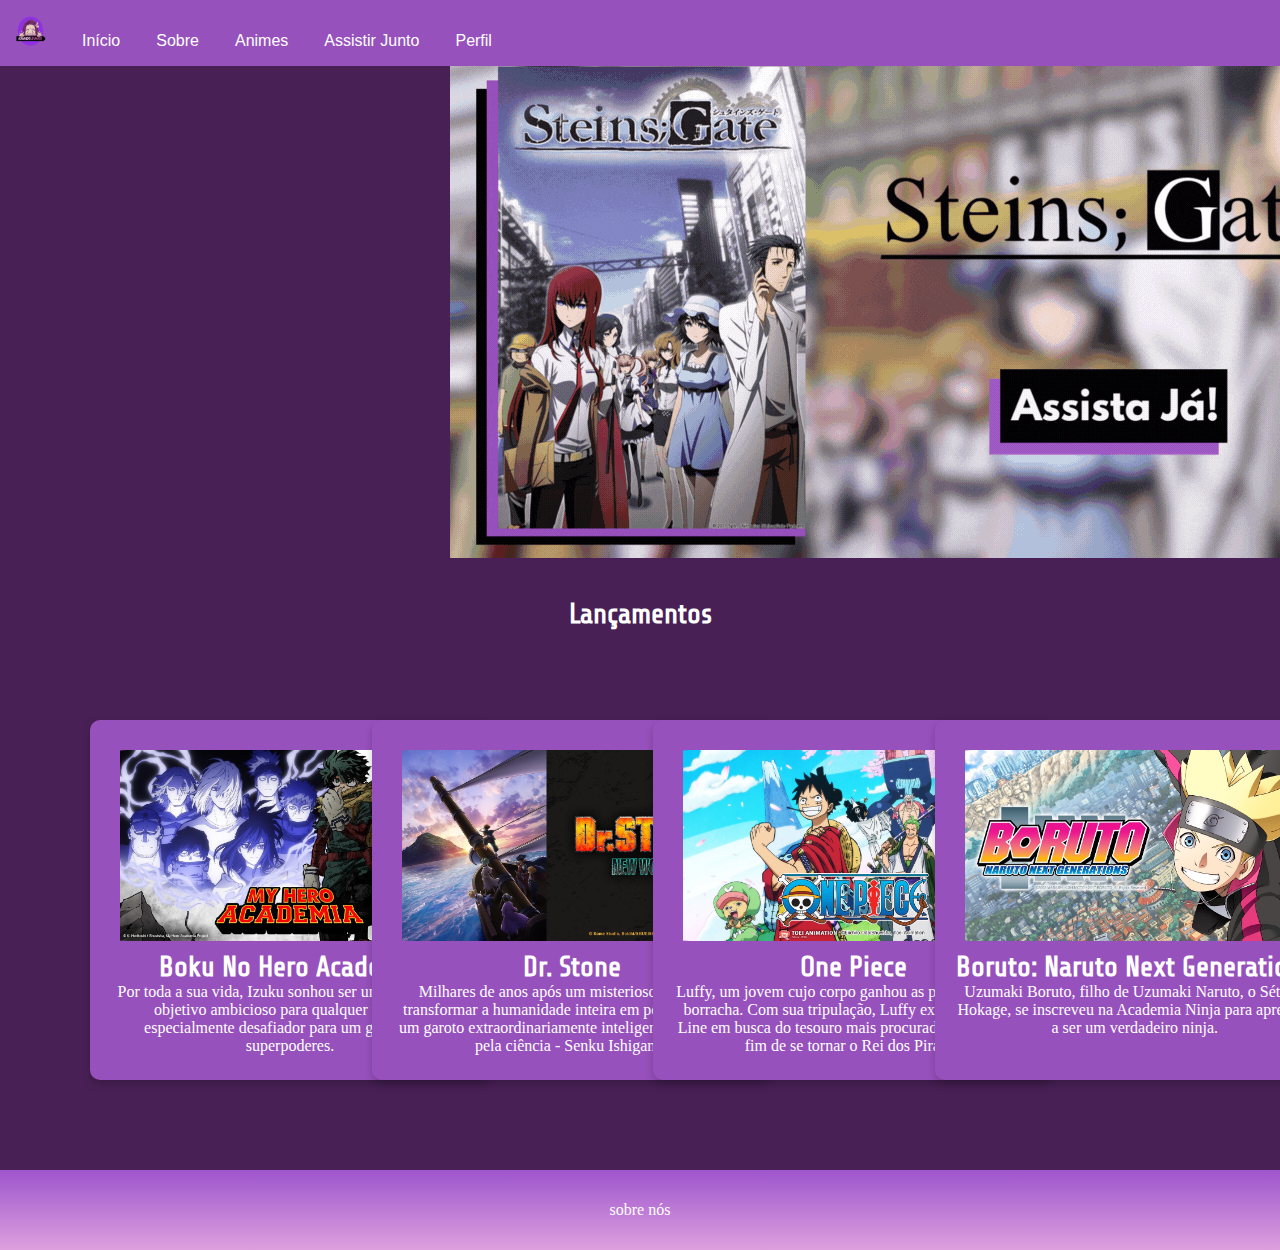
<file: index.html>
<!DOCTYPE html>
<html lang="pt-br">
<head>
    <meta charset="UTF-8">
    <meta http-equiv="X-UA-Compatible" content="IE=edge">
    <meta name="viewport" content="width=device-width, initial-scale=1.0">
    <link rel="apple-touch-icon" sizes="180x180" href="images/icon/apple-touch-icon.png">
    <link rel="icon" type="image/png" sizes="32x32" href="images/icon/favicon-32x32.png">
    <link rel="icon" type="image/png" sizes="16x16" href="images/icon/favicon-16x16.png">
    <link rel="manifest" href="images/icon/site.webmanifest">
    <script type="text/javascript" scr="js/funcoes.js"></script>
    <link rel="stylesheet" href="css/estilo.css">
    <title>Kamado Animes</title> 
</head>
<header>
    <nav>
        <ul class="menu">
            <li><a href="menu_page/sobre.html"><img src="images/header/logo-removebg-preview.png"></a></li>
            <li><a href="index.html">Início</a></li>
            <li><a href="menu_page/sobre.html">Sobre</a></li>
            <li class="dropdown">
                <a href="javascript:void(0)" class="dropbtn">Animes</a>
                <div class="dropdown-content">
                  <a href="anime_page/filmes.html">Filmes</a>
                  <a href="anime_page/series.html">Series</a>
                </div>
            </li>
            <li><a href="#assistir-junto">Assistir Junto</a></li>
            <li><a href="menu_page/cadastro.html">Perfil</a></li>
        </ul>
    </nav>
</header>
<body>
    <br>
    <div class="banner">
        <img src="images/banner/BANNER.gif" alt="afdasd">
    </div>

    
    <section>
        <div class="card_navigation">
            <div class="row">
                <br><br>
                <center><h1 class="lancamentos">Lançamentos</h1></center>
                <div class="column">
                    <div class="card">
                        <a href="anime_page/my_hero_academia.html">
                            <div class="card_background">
                                <img src="images/animes/bokuNoHero.jpe">
                                <h1>Boku No Hero Academia</h1>
                                <p>
                                    Por toda a sua vida, Izuku sonhou ser um heroi — um objetivo ambicioso para qualquer um,
                                    mas especialmente desafiador para um garoto sem superpoderes. 
                                </p>
                            </div>
                        </a>
                    </div>
                </div>
                <div class="column">
                    <div class="card">
                        <a href="anime_page/drStone.html">
                            <div class="card_background">
                                <img src="images/animes/drStone.jpe">
                                <h1>Dr. Stone</h1>
                                <p>
                                    Milhares de anos após um misterioso fenômeno transformar a humanidade inteira em pedra,
                                    desperta um garoto extraordinariamente inteligente e motivado pela ciência - Senku Ishigami. 
                                </p>
                            </div>
                        </a>
                    </div>
                </div>
                <div class="column">
                    <div class="card">
                        <a href="anime_page/one_piece.html">
                            <div class="card_background">
                                <img src="images/animes/onePiece.jpe">
                                <h1>One Piece</h1>
                                <p>
                                    Luffy, um jovem cujo corpo ganhou as propriedades de borracha. Com sua tripulação, Luffy explora a Grand Line em busca do tesouro mais procurado do mundo,
                                     a fim de se tornar o Rei dos Piratas. 
                                </p>
                            </div>
                        </a>
                    </div>
                </div>

                <div class="column">
                    <div class="card">
                        <a href="anime_page/boruto.html">
                        <div class="card_background">
                            <img src="images/animes/boruto.jpg" style="width: 100%;">
                            <h1>Boruto: Naruto Next Generations</h1>
                            <p>
                                Uzumaki Boruto, filho de Uzumaki Naruto, o Sétimo Hokage, se inscreveu na Academia Ninja para aprender a ser um verdadeiro ninja.
                            </p>
                        </div>
                        </a>
                    </div>
                </div>
            </div>
        </div>
    </section>
    <footer>
        <a href="menu_page/sobre.html">sobre nós</a>
    </footer>
</body>
</html>
</file>
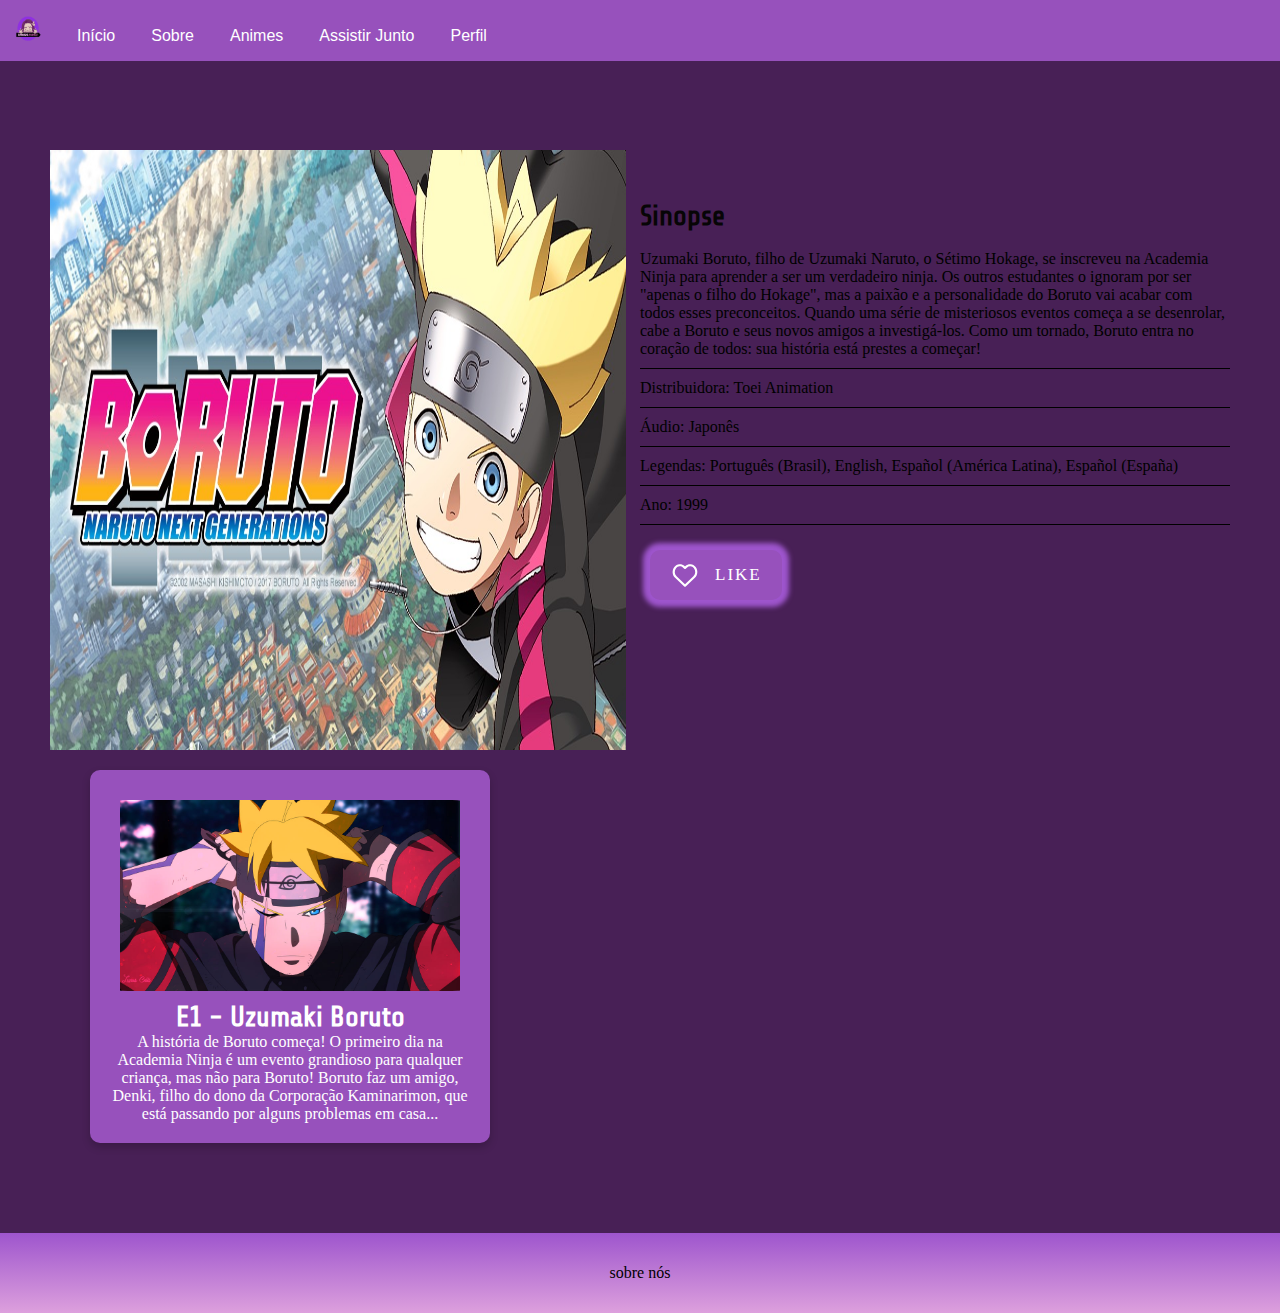
<file: anime_page/boruto.html>
<!DOCTYPE html>
<html lang="pt-br">
<head>
    <meta charset="UTF-8">
    <meta http-equiv="X-UA-Compatible" content="IE=edge">
    <meta name="viewport" content="width=device-width, initial-scale=1.0">
    <link rel="apple-touch-icon" sizes="180x180" href="../images/icon/apple-touch-icon.png">
    <link rel="icon" type="image/png" sizes="32x32" href="../images/icon/favicon-32x32.png">
    <link rel="icon" type="image/png" sizes="16x16" href="../images/icon/favicon-16x16.png">
    <link rel="manifest" href="../images/icon/site.webmanifest">
    <link rel="stylesheet" href="../css/animePage.css">
    <title>Kamado Animes - One Piece</title> 
</head>
<header>
    <nav>
        <ul class="menu">
            <li><a href="../menu_page/sobre.html"><img src="../images/header/logo-removebg-preview.png"></a></li>
            <li><a href="../index.html">Início</a></li>
            <li><a href="../menu_page/sobre.html">Sobre</a></li>
            <li class="dropdown">
                <a href="javascript:void(0)" class="dropbtn">Animes</a>
                <div class="dropdown-content">
                  <a href="filmes.html">Filmes</a>
                  <a href="series.html">Series</a>
                </div>
            </li>
            <li><a href="#assistir-junto">Assistir Junto</a></li>
            <li><a href="../menu_page/cadastro.html">Perfil</a></li>
        </ul>
    </nav>
</header>
    <body>
        <!--BANNER PRINCIPAL-->
    
        <div class="container">
            <div class="banner_anime">
                <img src="../images/animes/boruto.jpg" alt="afdasd">
            </div>
        
            <div class="menu_sinopse">
                <h1>Sinopse</h1><br>
                <p>
                    Uzumaki Boruto, filho de Uzumaki Naruto, o Sétimo Hokage, se inscreveu na Academia Ninja para aprender a ser um verdadeiro ninja. 
                    Os outros estudantes o ignoram por ser "apenas o filho do Hokage", mas a paixão e a personalidade do Boruto vai acabar com todos esses preconceitos.
                    Quando uma série de misteriosos eventos começa a se desenrolar, cabe a Boruto e seus novos amigos a investigá-los. 
                    Como um tornado, Boruto entra no coração de todos: sua história está prestes a começar!
                </p>
                <hr class="linha">
    
                <p>Distribuidora: Toei Animation</p>
                <hr class="linha">
                <p>Áudio: Japonês</p>
                <hr class="linha">
                <p>Legendas: Português (Brasil), English, Español (América Latina), Español (España)</p>
                <hr class="linha">
                <p>Ano: 1999</p>
                <hr class="linha">
                <button> 
                    <span>LIKE</span>
                </button>
            </div>
        </div>

        <div class="column">
            <div class="card">
                <a href="../player_page/player_my_hero.html">
                    <div class="card_background">
                        <img src="../images/animes/boruto__boruto_ep1.jpg">
                        <h1>E1 - Uzumaki Boruto</h1>
                        <p>
                            A história de Boruto começa! O primeiro dia na Academia Ninja é um evento grandioso para qualquer criança, 
                            mas não para Boruto! Boruto faz um amigo, Denki, filho do dono da Corporação Kaminarimon, 
                            que está passando por alguns problemas em casa...
                        </p>
                    </div>
                </a>
            </div>
        </div>
        </body>
        <footer>
            <a href="../menu_page/sobre.html">sobre nós</a>
        </footer>
</body>
</html>
</file>
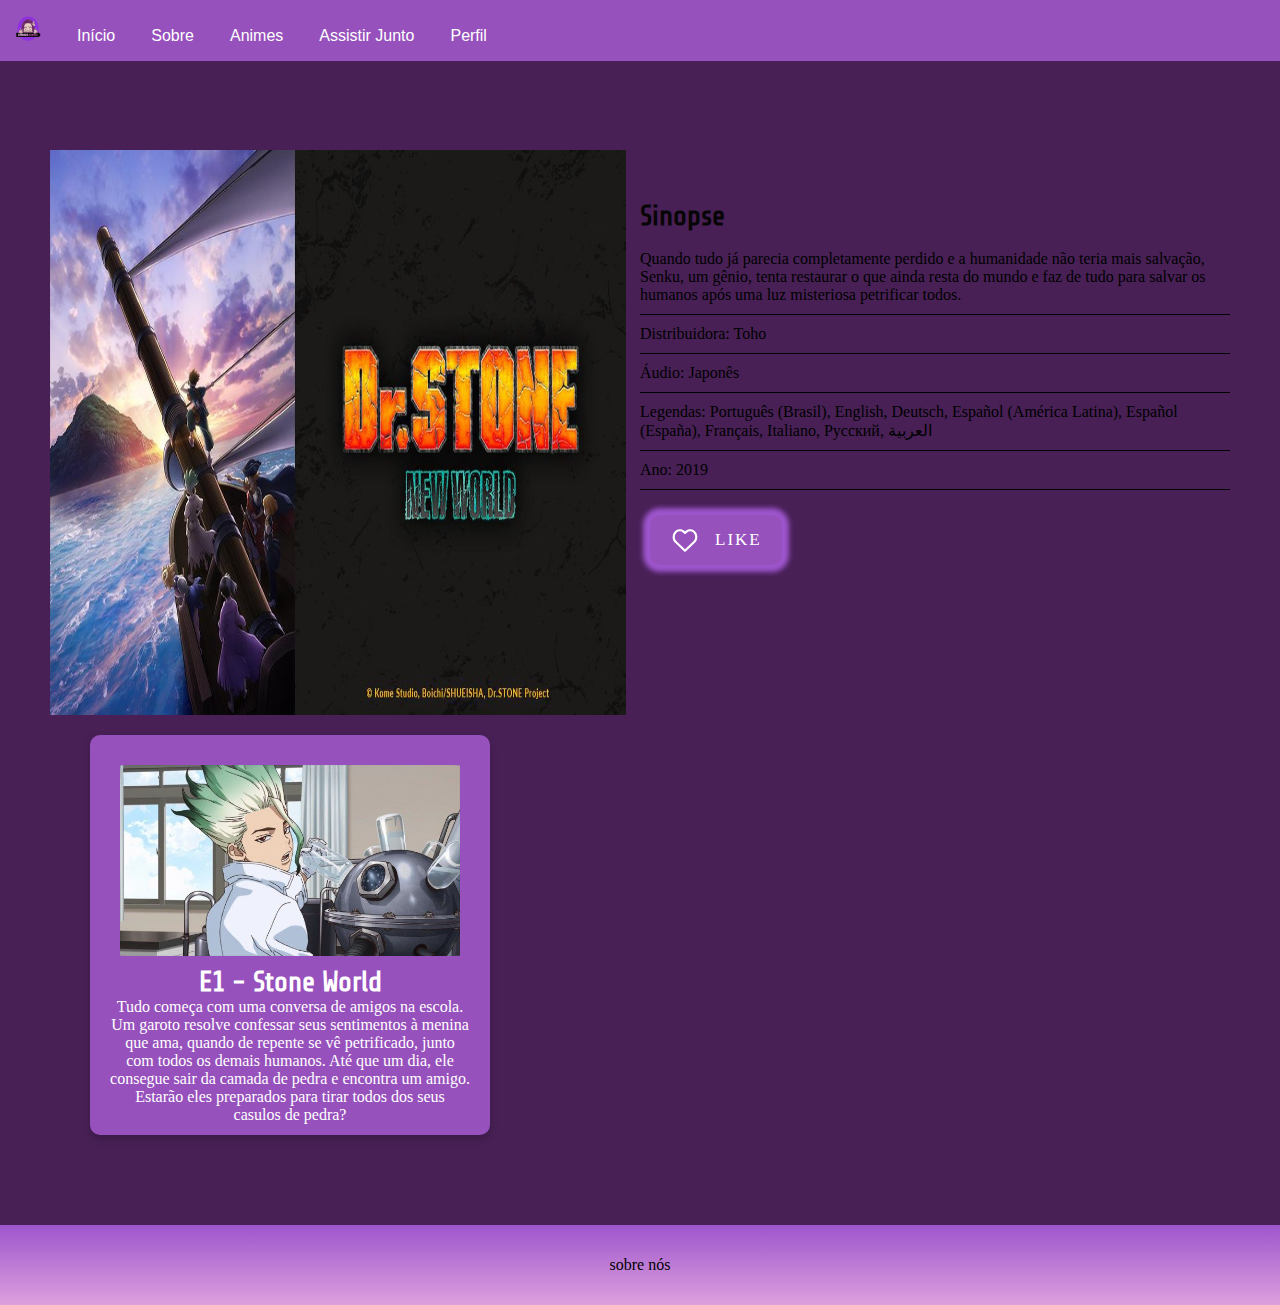
<file: anime_page/drStone.html>
<!DOCTYPE html>
<html lang="pt-br">
<head>
    <meta charset="UTF-8">
    <meta http-equiv="X-UA-Compatible" content="IE=edge">
    <meta name="viewport" content="width=device-width, initial-scale=1.0">
    <link rel="apple-touch-icon" sizes="180x180" href="../images/icon/apple-touch-icon.png">
    <link rel="icon" type="image/png" sizes="32x32" href="../images/icon/favicon-32x32.png">
    <link rel="icon" type="image/png" sizes="16x16" href="../images/icon/favicon-16x16.png">
    <link rel="manifest" href="../images/icon/site.webmanifest">
    <link rel="stylesheet" href="../css/animePage.css">
    <title>Kamado Animes - Dr. Stone</title> 
</head>
<header>
    <nav>
        <ul class="menu">
            <li><a href="../menu_page/sobre.html"><img src="../images/header/logo-removebg-preview.png"></a></li>
            <li><a href="../index.html">Início</a></li>
            <li><a href="../menu_page/sobre.html">Sobre</a></li>
            <li class="dropdown">
                <a href="javascript:void(0)" class="dropbtn">Animes</a>
                <div class="dropdown-content">
                  <a href="filmes.html">Filmes</a>
                  <a href="series.html">Series</a>
                </div>
            </li>
            <li><a href="#assistir-junto">Assistir Junto</a></li>
            <li><a href="../menu_page/cadastro.html">Perfil</a></li>
        </ul>
    </nav>
</header>
    <body>
        <!--BANNER PRINCIPAL-->
    
        <div class="container">
            <div class="banner_anime">
                <img src="../images/animes/drStone.jpe" alt="afdasd">
            </div>
        
            <div class="menu_sinopse">
                <h1>Sinopse</h1><br>
                <p>
                    Quando tudo já parecia completamente perdido e a humanidade não teria mais salvação, Senku, um gênio, 
                    tenta restaurar o que ainda resta do mundo e faz de tudo para salvar os humanos após uma luz misteriosa petrificar todos.
                </p>
                <hr class="linha">
    
                <p>Distribuidora: Toho</p>
                <hr class="linha">
                <p>Áudio: Japonês</p>
                <hr class="linha">
                <p>Legendas: Português (Brasil), English, Deutsch, Español (América Latina), Español (España), Français, Italiano, Русский, العربية</p>
                <hr class="linha">
                <p>Ano: 2019</p>
                <hr class="linha">
                <button> 
                    <span>LIKE</span>
                </button>
            </div>
        </div>

        <div class="column">
            <div class="card">
                <a href="../player_page/player_my_hero.html">
                    <div class="card_background">
                        <img src="../images/animes/dr_stone_ep1.jpg">
                        <h1>E1 - Stone World</h1>
                        <p>
                            Tudo começa com uma conversa de amigos na escola. Um garoto resolve confessar seus sentimentos à menina que ama, 
                            quando de repente se vê petrificado, junto com todos os demais humanos. 
                            Até que um dia, ele consegue sair da camada de pedra e encontra um amigo. 
                            Estarão eles preparados para tirar todos dos seus casulos de pedra?
                        </p>
                    </div>
                </a>
            </div>
        </div>

        </body>
        <footer>
            <a href="../menu_page/sobre.html">sobre nós</a>
        </footer>
</body>
</html>
</file>
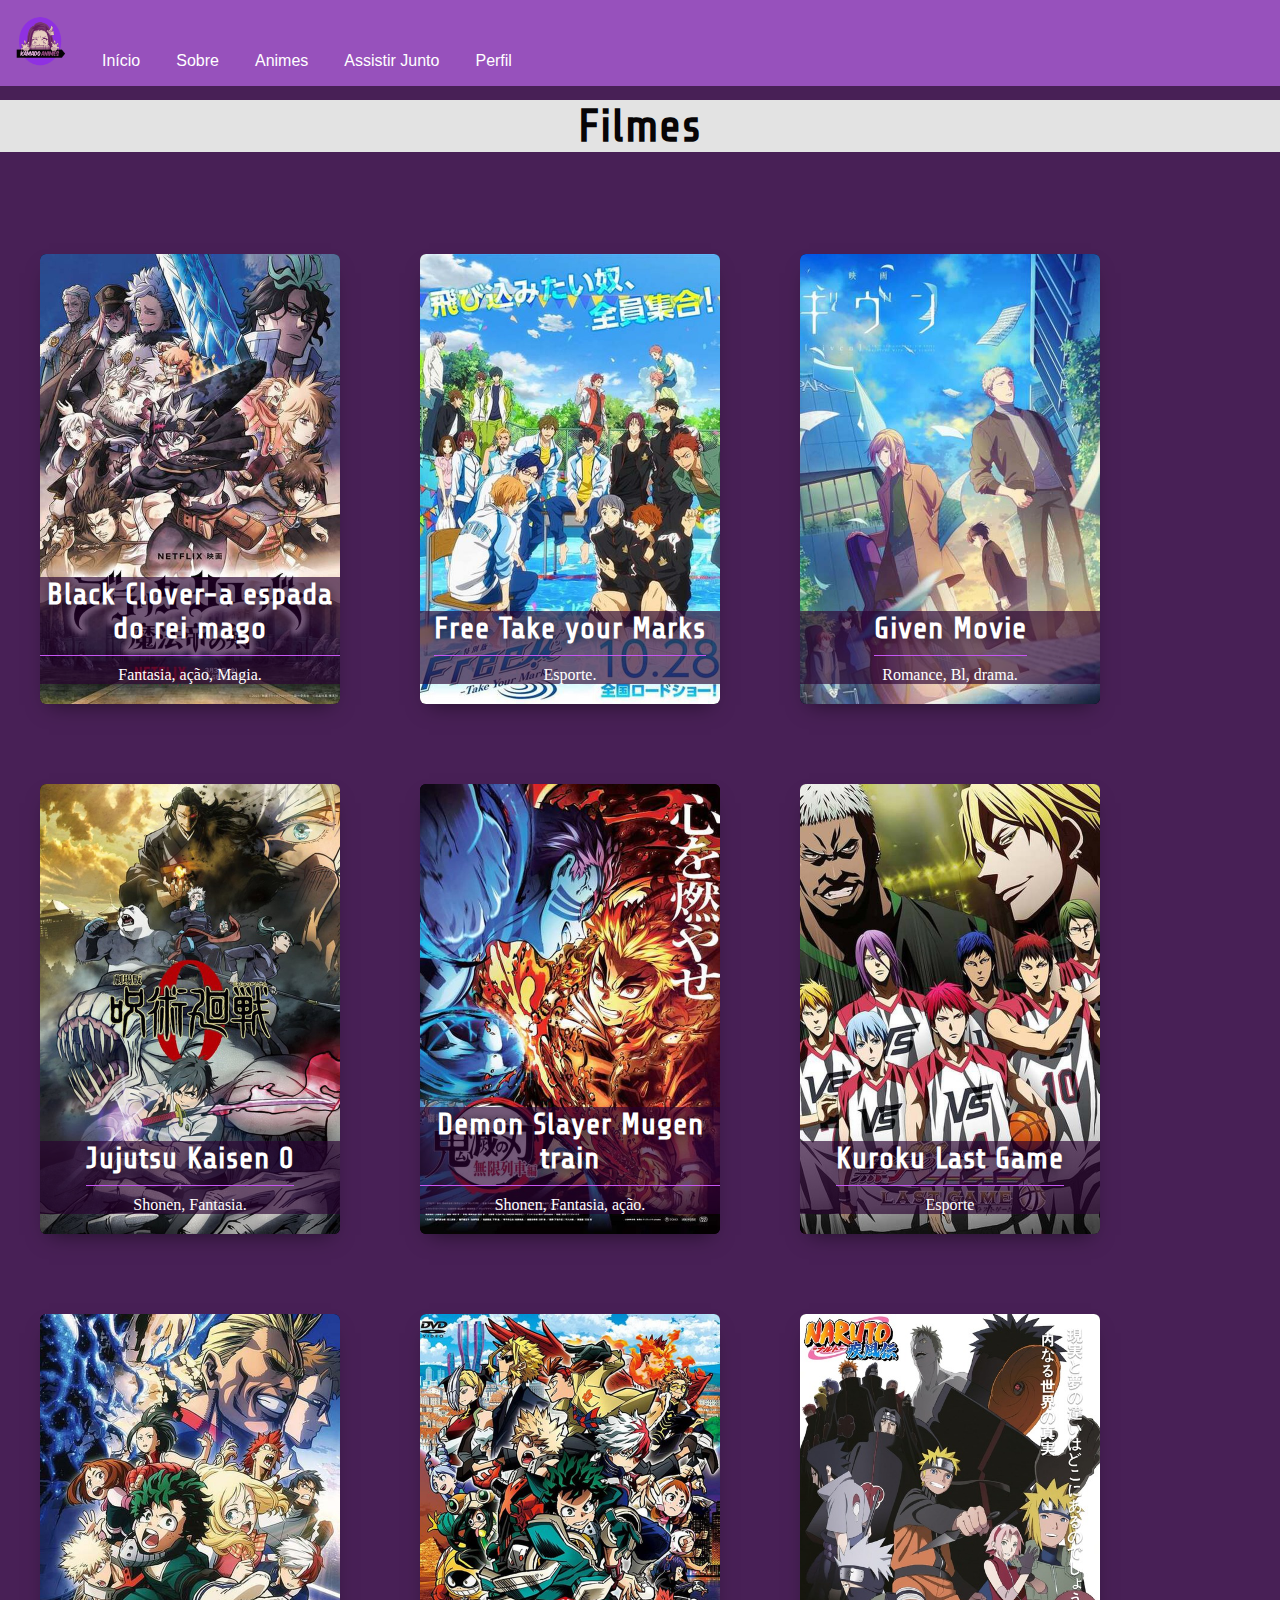
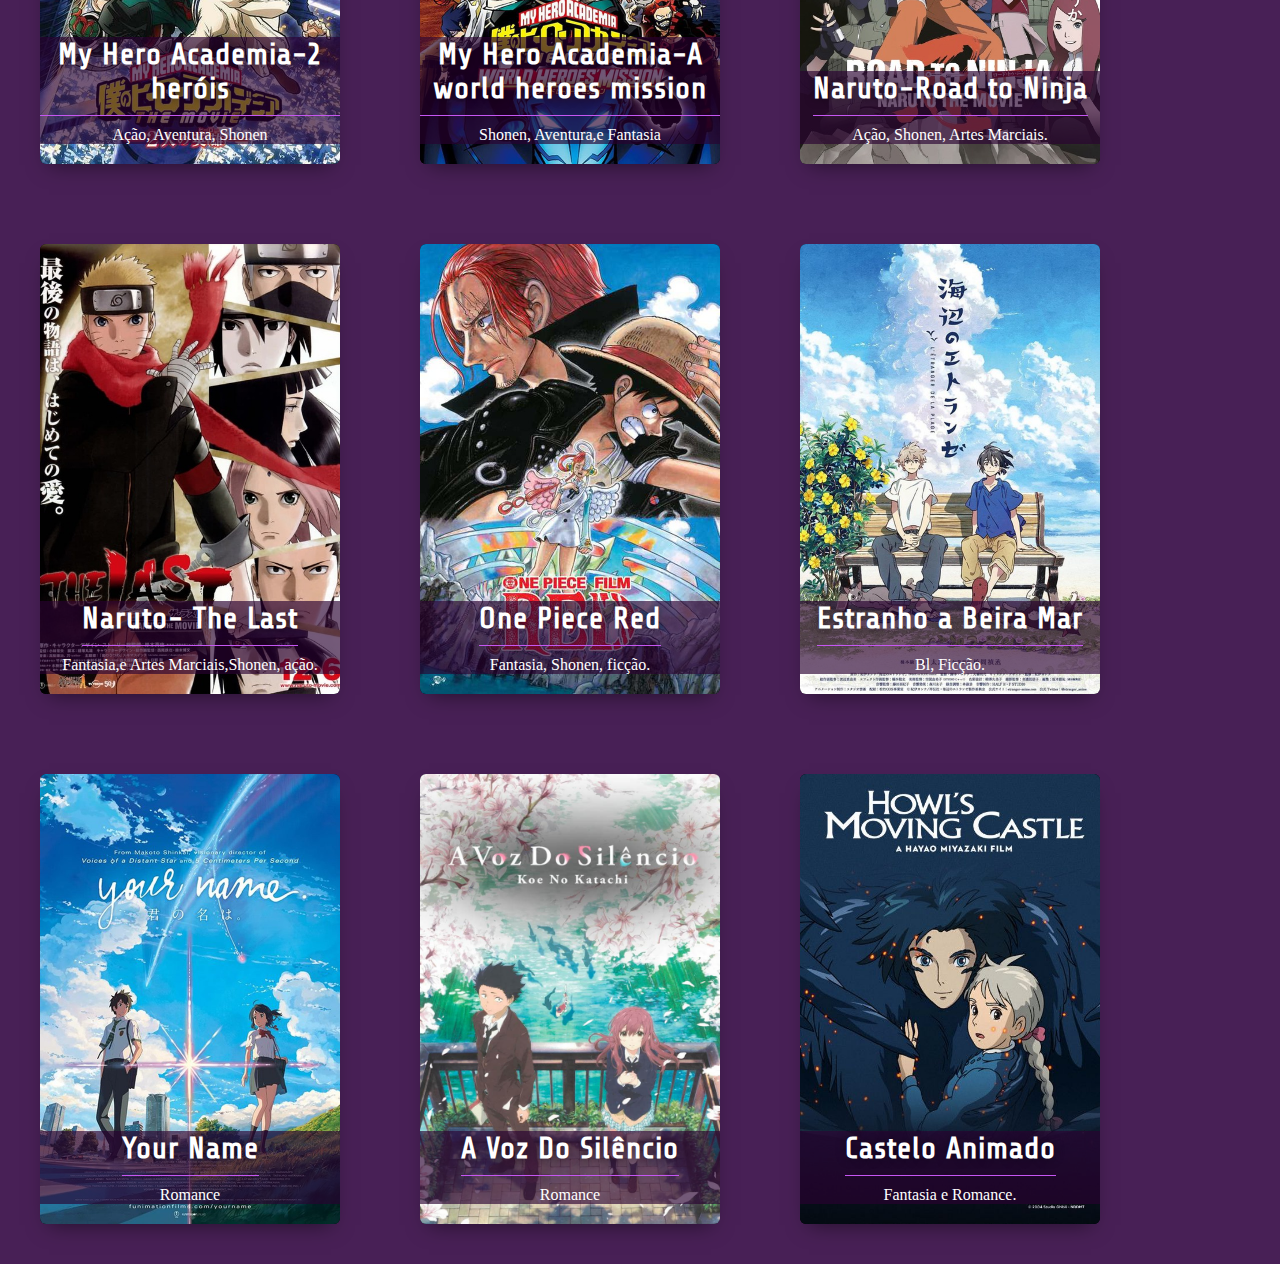
<file: anime_page/filmes.html>
<!DOCTYPE html>
<html lang="pt-br" xmlns:mso="urn:schemas-microsoft-com:office:office" xmlns:msdt="uuid:C2F41010-65B3-11d1-A29F-00AA00C14882">
<head>
    <meta charset="UTF-8">
    <meta name="viewport" content="width=device-width, initial-scale=1.0">
    <link rel="apple-touch-icon" sizes="180x180" href="../images/icon/apple-touch-icon.png">
    <link rel="icon" type="image/png" sizes="32x32" href="../images/icon/favicon-32x32.png">
    <link rel="icon" type="image/png" sizes="16x16" href="../images/icon/favicon-16x16.png">
    <link rel="manifest" href="../images/icon/site.webmanifest">
    <title>Filmes</title>
    <link rel="stylesheet" href="../css/series.css">

<!--[if gte mso 9]><xml>
<mso:CustomDocumentProperties>
<mso:display_urn_x003a_schemas-microsoft-com_x003a_office_x003a_office_x0023_SharedWithUsers msdt:dt="string">Membros de WECERS</mso:display_urn_x003a_schemas-microsoft-com_x003a_office_x003a_office_x0023_SharedWithUsers>
<mso:SharedWithUsers msdt:dt="string">7;#Membros de WECERS</mso:SharedWithUsers>
</mso:CustomDocumentProperties>
</xml><![endif]-->
</head>
<body>
    <header>
        <nav>
            <ul class="menu">
                <li><a href="../menu_page/sobre.html"><img src="../images/header/logo-removebg-preview.png"></a></li>
                <li><a href="../index.html">Início</a></li>
                <li><a href="../menu_page/sobre.html">Sobre</a></li>
                <li class="dropdown">
                    <a href="javascript:void(0)" class="dropbtn">Animes</a>
                    <div class="dropdown-content">
                      <a href="filmes.html">Filmes</a>
                      <a href="series.html">Series</a>
                    </div>
                </li>
                <li><a href="#assistir-junto">Assistir Junto</a></li>
                <li><a href="../menu_page/cadastro.html">Perfil</a></li>
            </ul>
        </nav>
    </header>
     <div class="content">
   
     <section id="cardapio" class="section-cardapio container">
        <center class="center"><h1>Filmes</h1></center> 
        <div class="content">
            <br>
          
            <br><br>

            <article class="card">
                
                <div class="fundo-card"> <img src="../images/filmesimagens/blackcloverfilm.jpg" alt="BLACK CLOVER"> </div>

                <div class="title-content">
                    
                    <h3><a href="#galeria">Black Clover-a espada do rei mago</a></h3>
                    <div class="intro"> <a href="#">Fantasia, ação, Magia.</a> </div>
                </div>
              
                <div class="info">
                    
                        
                    <a href="#galeria">
                        
                    </a>
                </div>
              
            </article><!--card 1-->

            <article class="card">
                
                <div class="fundo-card"> <img src="../images/filmesimagens/freetaketoumarks.jpg" alt="free"> </div>

                <div class="title-content">
                    
                    <h3><a href="#galeria">Free Take your Marks</a></h3>
                    <div class="intro"> <a href="#">Esporte.</a> </div>
                </div>
              
                <div class="info">
                    
                        
                    <a href="#galeria"></a>
                </div>
              
            </article><!--card 2-->

            <article class="card">
  
                <div class="fundo-card"> <img src="../images/filmesimagens/givenmovie.jpg "   alt="given"> </div>

                <div class="title-content">
                    
                    <h3><a href="#galeria">Given Movie</a></h3>
                    <div class="intro"> <a href="#">Romance, Bl, drama.</a> </div>
                </div>
              
                <div class="info">
                    
                         
                    <a href="#galeria"></a>
                </div>
              
            </article><!--card 4-->

            <article class="card">
                
                <div class="fundo-card"> <img src="../images/filmesimagens/jujutsukaisen0.jpg" alt="jujutsu"> </div>

                <div class="title-content">
                    
                    <h3><a href="#galeria">Jujutsu Kaisen 0</a></h3>
                    <div class="intro"> <a href="#">Shonen, Fantasia.</a> </div>
                </div>
              
                <div class="info">
                    
                        
                    <a href="#galeria"></a>
                </div>
              
            </article><!--card 5-->

            <article class="card">
                
                <div class="fundo-card"> <img src="../images/filmesimagens/kimetsumugentrain.jpg" alt="DEMON SLAYER"> </div>

                <div class="title-content">
                    
                    <h3><a href="#galeria">Demon Slayer Mugen train</a></h3>
                    <div class="intro"> <a href="#">Shonen, Fantasia, ação.</a> </div>
                </div>
              
                <div class="info">
                    
                        
                    <a href="#galeria"></a>
                </div>
              
            </article><!--card 6-->

            <article class="card">
                
                <div class="fundo-card"> <img src="../images/filmesimagens/kurokolastgame.jpg" alt="KUROKU NO BASKET"> </div>

                <div class="title-content">
                    
                    <h3><a href="#galeria">Kuroku Last Game</a></h3>
                    <div class="intro"> <a href="#">Esporte</a> </div>
                </div>
              
                <div class="info">
                    
                        
                    <a href="#galeria"></a>
                </div>
              
            </article><!--card 7-->

            <article class="card">
                
                <div class="fundo-card"> <img src="../images/filmesimagens/myheroacademia2herois.jpg" alt="BOKU NO HERO"> </div>

                <div class="title-content">
                    
                    <h3><a href="#galeria">My Hero Academia-2 heróis</a></h3>
                    <div class="intro"> <a href="#">Ação, Aventura, Shonen</a> </div>
                </div>
              
                <div class="info">
                    
                        
                    <a href="#galeria"></a>
                </div>
              
            </article><!--card 9-->

            <article class="card">
                
                <div class="fundo-card"> <img src="../images/filmesimagens/myheroacademiaworldheroesmission.jpg" alt="BOKU NO HERO"> </div>

                <div class="title-content">
                    
                    <h3><a href="#galeria">My Hero Academia-A world heroes mission</a></h3>
                    <div class="intro"> <a href="#">Shonen, Aventura,e Fantasia</a> </div>
                </div>
              
                <div class="info">
                    
                        
                    <a href="#galeria"></a>
                </div>
              
            </article><!--card 10-->

            <article class="card">
                
                <div class="fundo-card"> <img src="../images/filmesimagens/narutoroadtoninja.jpg" alt="NARUTO"> </div>

                <div class="title-content">
                    
                    <h3><a href="#galeria">Naruto-Road to Ninja</a></h3>
                    <div class="intro"> <a href="#">Ação, Shonen, Artes Marciais.</a> </div>
                </div>
              
                <div class="info">
                    
                        
                    <a href="#galeria"></a>
                </div>
              
            </article><!--card 11-->


            <article class="card">
                
                <div class="fundo-card"> <img src="../images/filmesimagens/narutothelast.jpg" alt="NARUTO THE LAST"> </div>

                <div class="title-content">
                    
                    <h3><a href="#galeria">Naruto- The Last</a></h3>
                    <div class="intro"> <a href="#">Fantasia,e Artes Marciais,Shonen, ação.</a> </div>
                </div>
              
                <div class="info">
                    
                        
                    <a href="#galeria"></a>
                </div>
              
            </article><!--card 12-->

            <article class="card">
                
                <div class="fundo-card"> <img src="../images/filmesimagens/onepiecefilmred.jpg" alt="ONE PIECE RED"> </div>

                <div class="title-content">
                    
                    <h3><a href="#galeria">One Piece Red</a></h3>
                    <div class="intro"> <a href="#">Fantasia, Shonen, ficção.</a> </div>
                </div>
              
                <div class="info">
                    
                        
                    <a href="#galeria"></a>
                </div>
              
            </article><!--card 13-->

            <article class="card">
                
                <div class="fundo-card"> <img src="../images/filmesimagens/the stranger by the shore.jpg" alt="Estranho a beira mar"> </div>

                <div class="title-content">
                    
                    <h3><a href="#galeria">Estranho a Beira Mar</a></h3>
                    <div class="intro"> <a href="#">Bl, Ficção.</a> </div>
                </div>
              
                <div class="info">
                    
                        
                    <a href="#galeria"></a>
                </div>
              
            </article><!--card 14-->

            <article class="card">
                
                <div class="fundo-card"> <img src="../images/filmesimagens/yourname.jpg" alt="your name"> </div>

                <div class="title-content">
                    
                    <h3><a href="#galeria">Your Name</a></h3>
                    <div class="intro"> <a href="#">Romance</a> </div>
                </div>
              
                <div class="info">
                    
                        
                    <a href="#galeria"></a>
                </div>
              
            </article><!--card 15-->

            <article class="card">
                
                <div class="fundo-card"> <img src="../images/filmesimagens/avozdosilêncio.jpeg" alt="a voz do silêncio"> </div>

                <div class="title-content">
                    
                    <h3><a href="#galeria">A Voz Do Silêncio</a></h3>
                    <div class="intro"> <a href="#">Romance</a> </div>
                </div>
              
                <div class="info">
                    
                        
                    <a href="#galeria"></a>
                </div>
              
            </article><!--card 15-->

            <article class="card">
                
                <div class="fundo-card"> <img src="../images/filmesimagens/casteloanimado.jpg" alt="castelo animado"> </div>

                <div class="title-content">
                    
                    <h3><a href="#galeria">Castelo Animado</a></h3>
                    <div class="intro"> <a href="#">Fantasia e Romance.</a> </div>
                </div>
              
                <div class="info">
                    
                        
                    <a href="#galeria"></a>
                </div>
              
            </article><!--card 16-->

        
        <div class="clear"></div>
        </div>

    </section><!--Fecha Section Cardapio-->
    



</body>
</html>
</file>
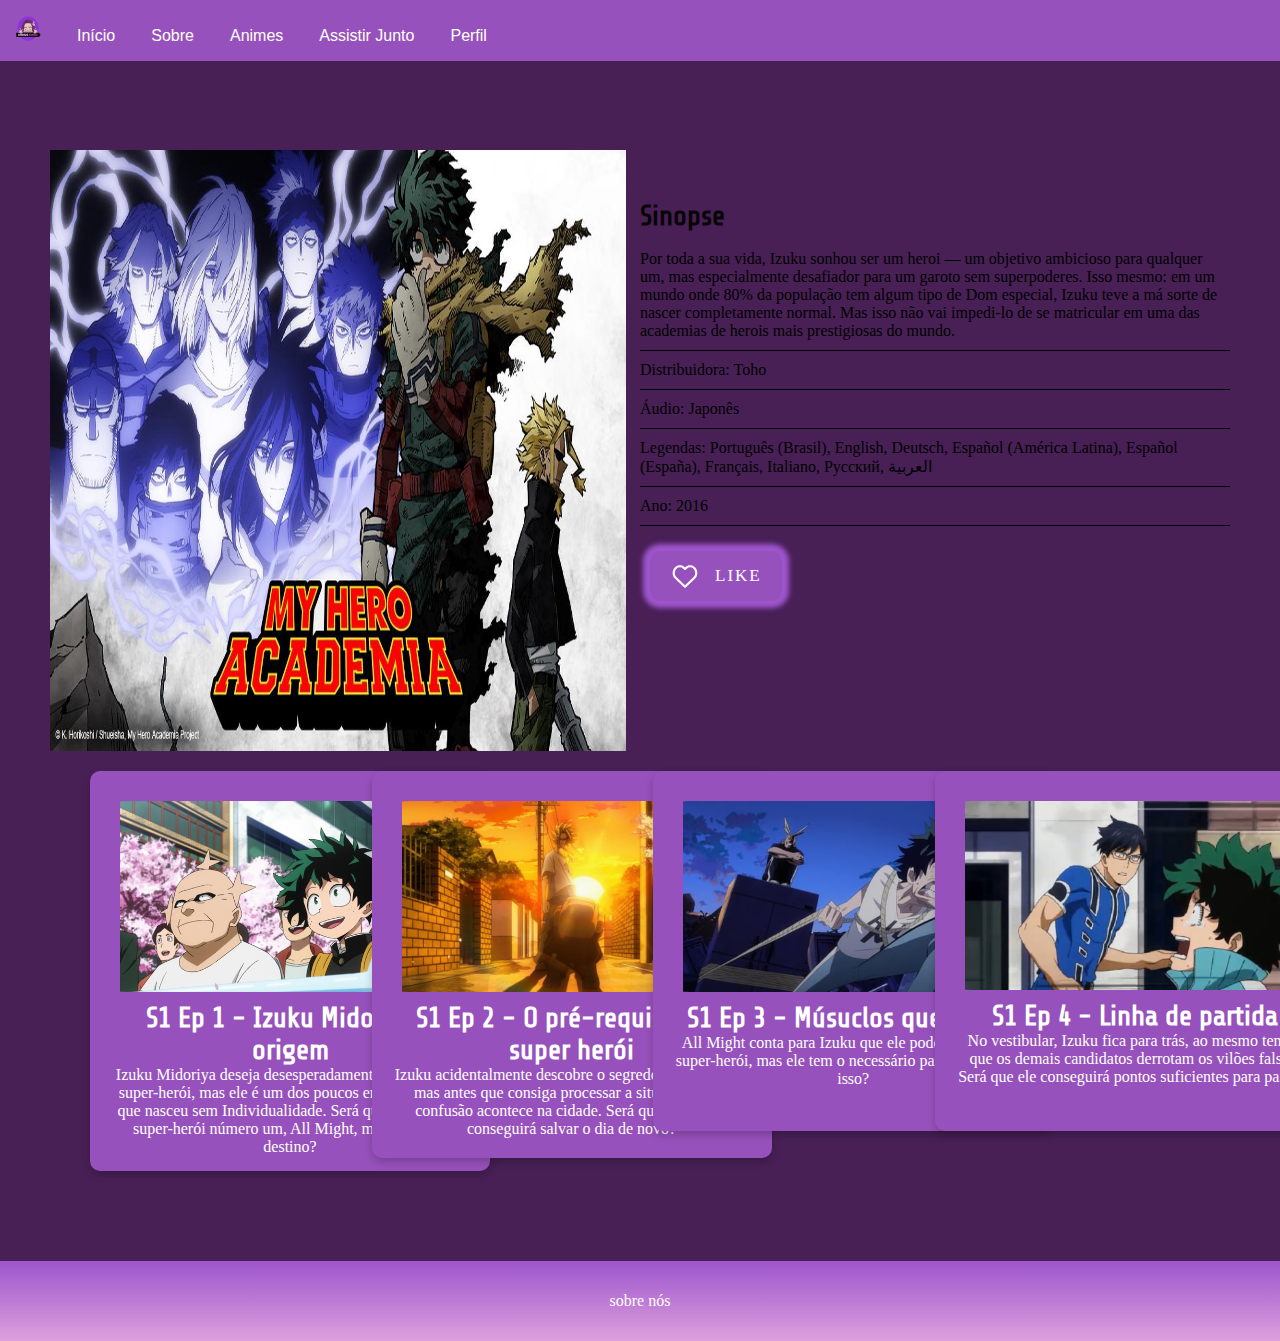
<file: anime_page/my_hero_academia.html>
<!DOCTYPE html>
<html lang="pt-br">
<head>
    <meta charset="UTF-8">
    <meta http-equiv="X-UA-Compatible" content="IE=edge">
    <meta name="viewport" content="width=device-width, initial-scale=1.0">
    <link rel="apple-touch-icon" sizes="180x180" href="../images/icon/apple-touch-icon.png">
    <link rel="icon" type="image/png" sizes="32x32" href="../images/icon/favicon-32x32.png">
    <link rel="icon" type="image/png" sizes="16x16" href="../images/icon/favicon-16x16.png">
    <link rel="manifest" href="../images/icon/site.webmanifest">
    <link rel="stylesheet" href="../css/animePage.css">
    <title>Kamado Animes - My Hero Academia</title> 
</head>
<header>
    <nav>
        <ul class="menu">
            <li><a href="../menu_page/sobre.html"><img src="../images/header/logo-removebg-preview.png"></a></li>
            <li><a href="../index.html">Início</a></li>
            <li><a href="../menu_page/sobre.html">Sobre</a></li>
            <li class="dropdown">
                <a href="javascript:void(0)" class="dropbtn">Animes</a>
                <div class="dropdown-content">
                  <a href="filmes.html">Filmes</a>
                  <a href="series.html">Series</a>
                </div>
            </li>
            <li><a href="#assistir-junto">Assistir Junto</a></li>
            <li><a href="../menu_page/cadastro.html">Perfil</a></li>
        </ul>
    </nav>
</header>
<body>

    <div class="container">
        <div class="banner_anime">
            <img src="../images/animes/bokuNoHero.jpe" alt="afdasd">
        </div>
    
        <div class="menu_sinopse">
            <h1>Sinopse</h1><br>
            <p>
                Por toda a sua vida, Izuku sonhou ser um heroi — um objetivo ambicioso para qualquer um, mas especialmente desafiador para um garoto sem superpoderes. 
                Isso mesmo: em um mundo onde 80% da população tem algum tipo de Dom especial, Izuku teve a má sorte de nascer completamente normal.  
                Mas isso não vai impedi-lo de se matricular em uma das academias de herois mais prestigiosas do mundo.
            </p>
            <hr class="linha">

            <p>Distribuidora: Toho</p>
            <hr class="linha">
            <p>Áudio: Japonês</p>
            <hr class="linha">
            <p>Legendas: Português (Brasil), English, Deutsch, Español (América Latina), Español (España), Français, Italiano, Русский, العربية</p>
            <hr class="linha">
            <p>Ano: 2016</p>
            <hr class="linha">
            <button> 
                <span>LIKE</span>
            </button>
        </div>
    </div>
    
    <div class="column">
        <div class="card">
            <a href="../player_page/player_my_hero.html">
                <div class="card_background">
                    <img src="../images/animes/boku_no_hero_ep1.jpe">
                    <h1>S1 Ep 1 - Izuku Midorya: a origem</h1>
                    <p>
                        Izuku Midoriya deseja desesperadamente se tornar um super-herói, mas ele é um dos poucos em sua geração que nasceu sem Individualidade.
                         Será que encontrar o super-herói número um, All Might, mudará o seu destino?
                    </p>
                </div>
            </a>
        </div>
    </div>

    <div class="column">
        <div class="card">
            <a href="../player_page/player_my_hero.html">
                <div class="card_background">
                    <img src="../images/animes/boku_no_hero_ep_2.jpg">
                    <h1>S1 Ep 2 - O pré-requisito de super herói</h1>
                    <p>
                        Izuku acidentalmente descobre o segredo de All Might, mas antes que consiga processar a situação, 
                        outra confusão acontece na cidade. Será que All Might conseguirá salvar o dia de novo?
                    </p>
                </div>
            </a>
        </div>
    </div>

    <div class="column">
        <div class="card">
            <a href="../player_page/player_my_hero.html">
                <div class="card_background">
                    <img src="../images/animes/boku_no_hero_ep_3.jpg">
                    <h1>S1 Ep 3 - Músuclos que rugem</h1>
                    <p>
                        All Might conta para Izuku que ele pode se tornar um super-herói, mas ele tem o necessário para se conseguir isso?
                    </p>
                </div>
            </a>
        </div>
    </div>

    <div class="column">
        <div class="card">
            <a href="../player_page/player_my_hero.html">
                <div class="card_background">
                    <img src="../images/animes/boku_no_hero_ep_4.png">
                    <h1>S1 Ep 4 - Linha de partida</h1>
                    <p>
                        No vestibular, Izuku fica para trás, ao mesmo tempo que os demais candidatos derrotam os vilões falsos. 
                        Será que ele conseguirá pontos suficientes para passar?
                    </p>
                </div>
            </a>
        </div>
    </div>

    <footer>
        <a href="../menu_page/sobre.html" style="color: white;">sobre nós</a>
    </footer>
</body>
</html>
</file>
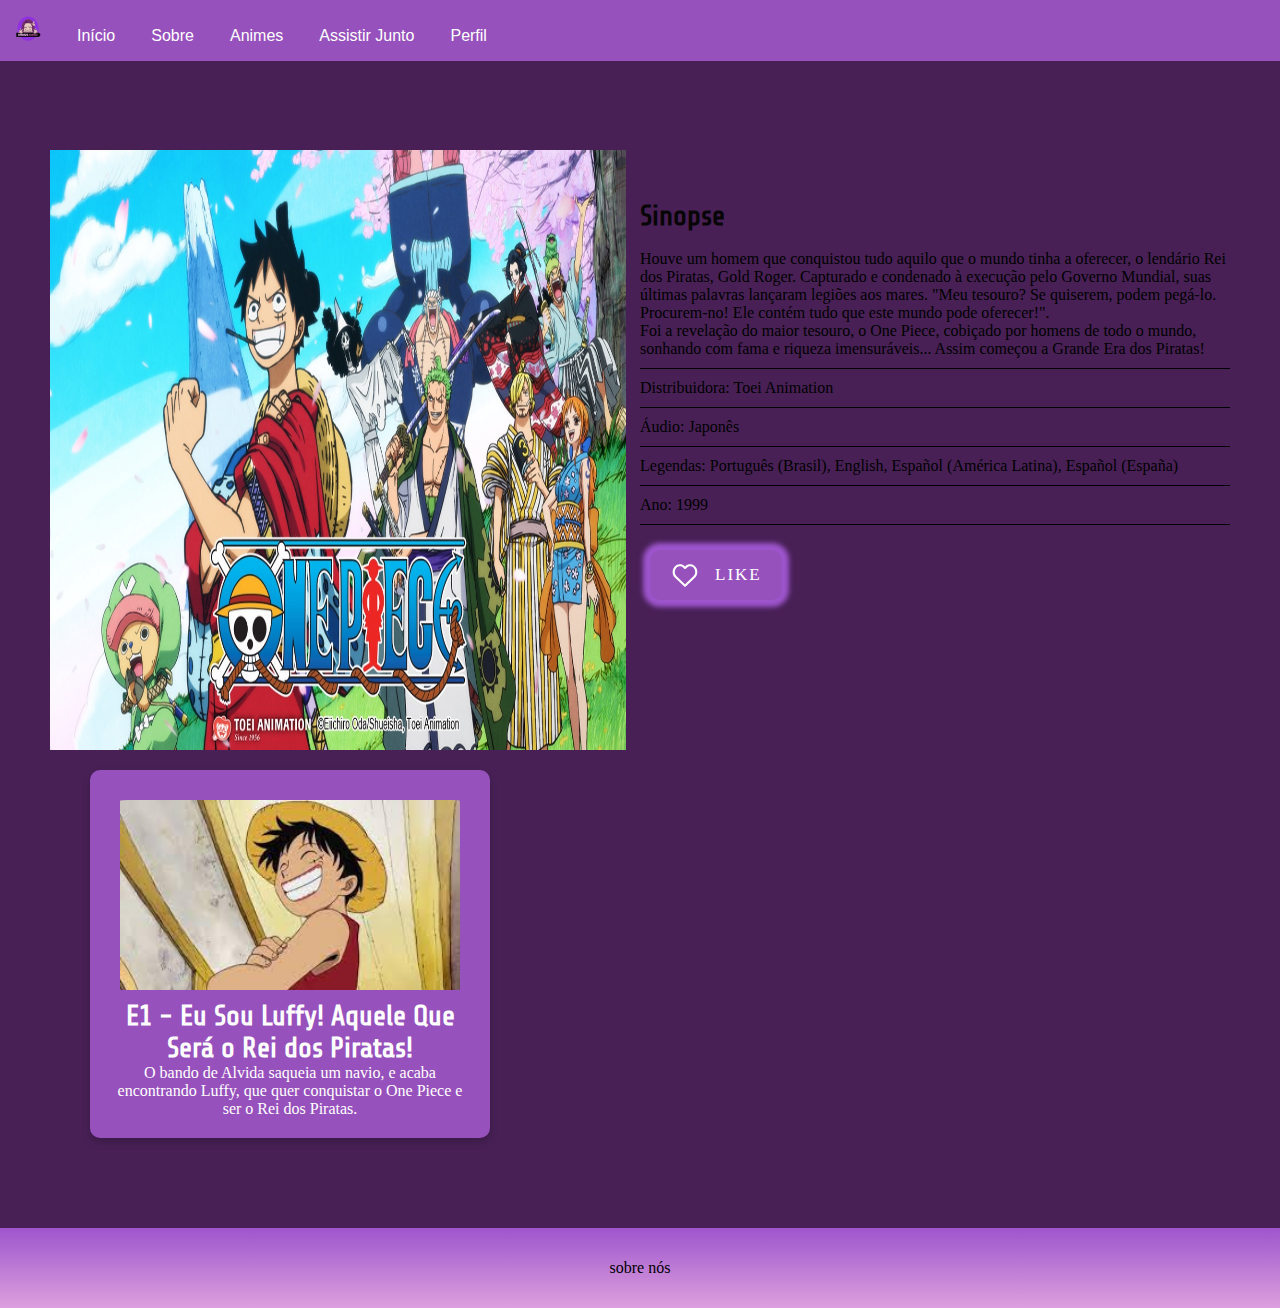
<file: anime_page/one_piece.html>
<!DOCTYPE html>
<html lang="pt-br">
<head>
    <meta charset="UTF-8">
    <meta http-equiv="X-UA-Compatible" content="IE=edge">
    <meta name="viewport" content="width=device-width, initial-scale=1.0">
    <link rel="apple-touch-icon" sizes="180x180" href="../images/icon/apple-touch-icon.png">
    <link rel="icon" type="image/png" sizes="32x32" href="../images/icon/favicon-32x32.png">
    <link rel="icon" type="image/png" sizes="16x16" href="../images/icon/favicon-16x16.png">
    <link rel="manifest" href="../images/icon/site.webmanifest">
    <link rel="stylesheet" href="../css/animePage.css">
    <title>Kamado Animes - One Piece</title> 
</head>
<header>
    <nav>
        <ul class="menu">
            <li><a href="../menu_page/sobre.html"><img src="../images/header/logo-removebg-preview.png"></a></li>
            <li><a href="../index.html">Início</a></li>
            <li><a href="../menu_page/sobre.html">Sobre</a></li>
            <li class="dropdown">
                <a href="javascript:void(0)" class="dropbtn">Animes</a>
                <div class="dropdown-content">
                  <a href="filmes.html">Filmes</a>
                  <a href="series.html">Series</a>
                </div>
            </li>
            <li><a href="#assistir-junto">Assistir Junto</a></li>
            <li><a href="../menu_page/cadastro.html">Perfil</a></li>
        </ul>
    </nav>
</header>
    <body>
        <!--BANNER PRINCIPAL-->
    
        <div class="container">
            <div class="banner_anime">
                <img src="../images/animes/onePiece.jpe" alt="afdasd">
            </div>
        
            <div class="menu_sinopse">
                <h1>Sinopse</h1><br>
                <p>
                    Houve um homem que conquistou tudo aquilo que o mundo tinha a oferecer, o lendário Rei dos Piratas, Gold Roger. 
                    Capturado e condenado à execução pelo Governo Mundial, suas últimas palavras lançaram legiões aos mares. 
                    "Meu tesouro? Se quiserem, podem pegá-lo. Procurem-no! Ele contém tudo que este mundo pode oferecer!".
                    <br>
                    Foi a revelação do maior tesouro, o One Piece, cobiçado por homens de todo o mundo, sonhando com fama e riqueza imensuráveis... Assim começou a Grande Era dos Piratas!
                </p>
                <hr class="linha">
    
                <p>Distribuidora: Toei Animation</p>
                <hr class="linha">
                <p>Áudio: Japonês</p>
                <hr class="linha">
                <p>Legendas: Português (Brasil), English, Español (América Latina), Español (España)</p>
                <hr class="linha">
                <p>Ano: 1999</p>
                <hr class="linha">
                <button> 
                    <span>LIKE</span>
                </button>
            </div>
        </div>

        <div class="column">
            <div class="card">
                <a href="../player_page/player_my_hero.html">
                    <div class="card_background">
                        <img src="../images/animes/one_piece_ep1.jfif">
                        <h1>E1 - Eu Sou Luffy! Aquele Que Será o Rei dos Piratas!</h1>
                        <p>
                            O bando de Alvida saqueia um navio, e acaba encontrando Luffy, que quer conquistar o One Piece e ser o Rei dos Piratas.
                        </p>
                    </div>
                </a>
            </div>
        </div>
        </body>
        <footer>
            <a href="../menu_page/sobre.html">sobre nós</a>
        </footer>
</body>
</html>
</file>
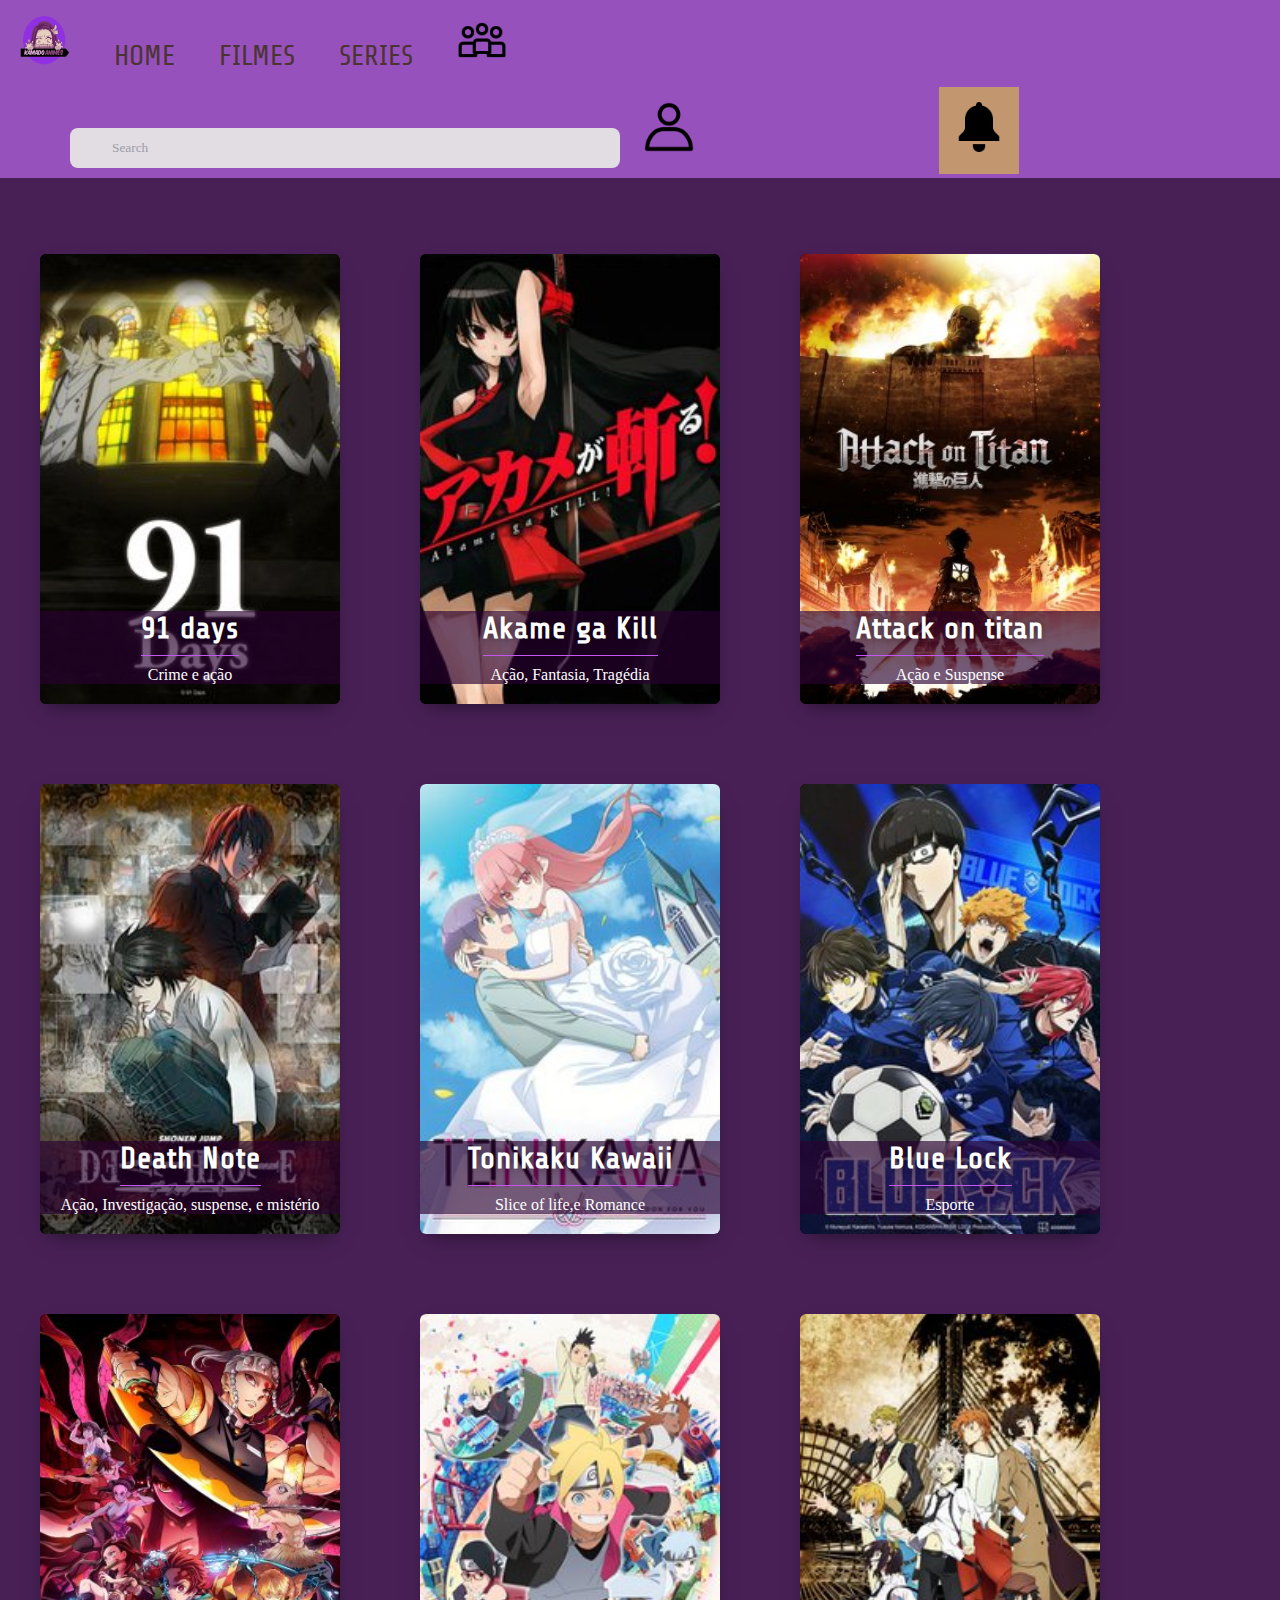
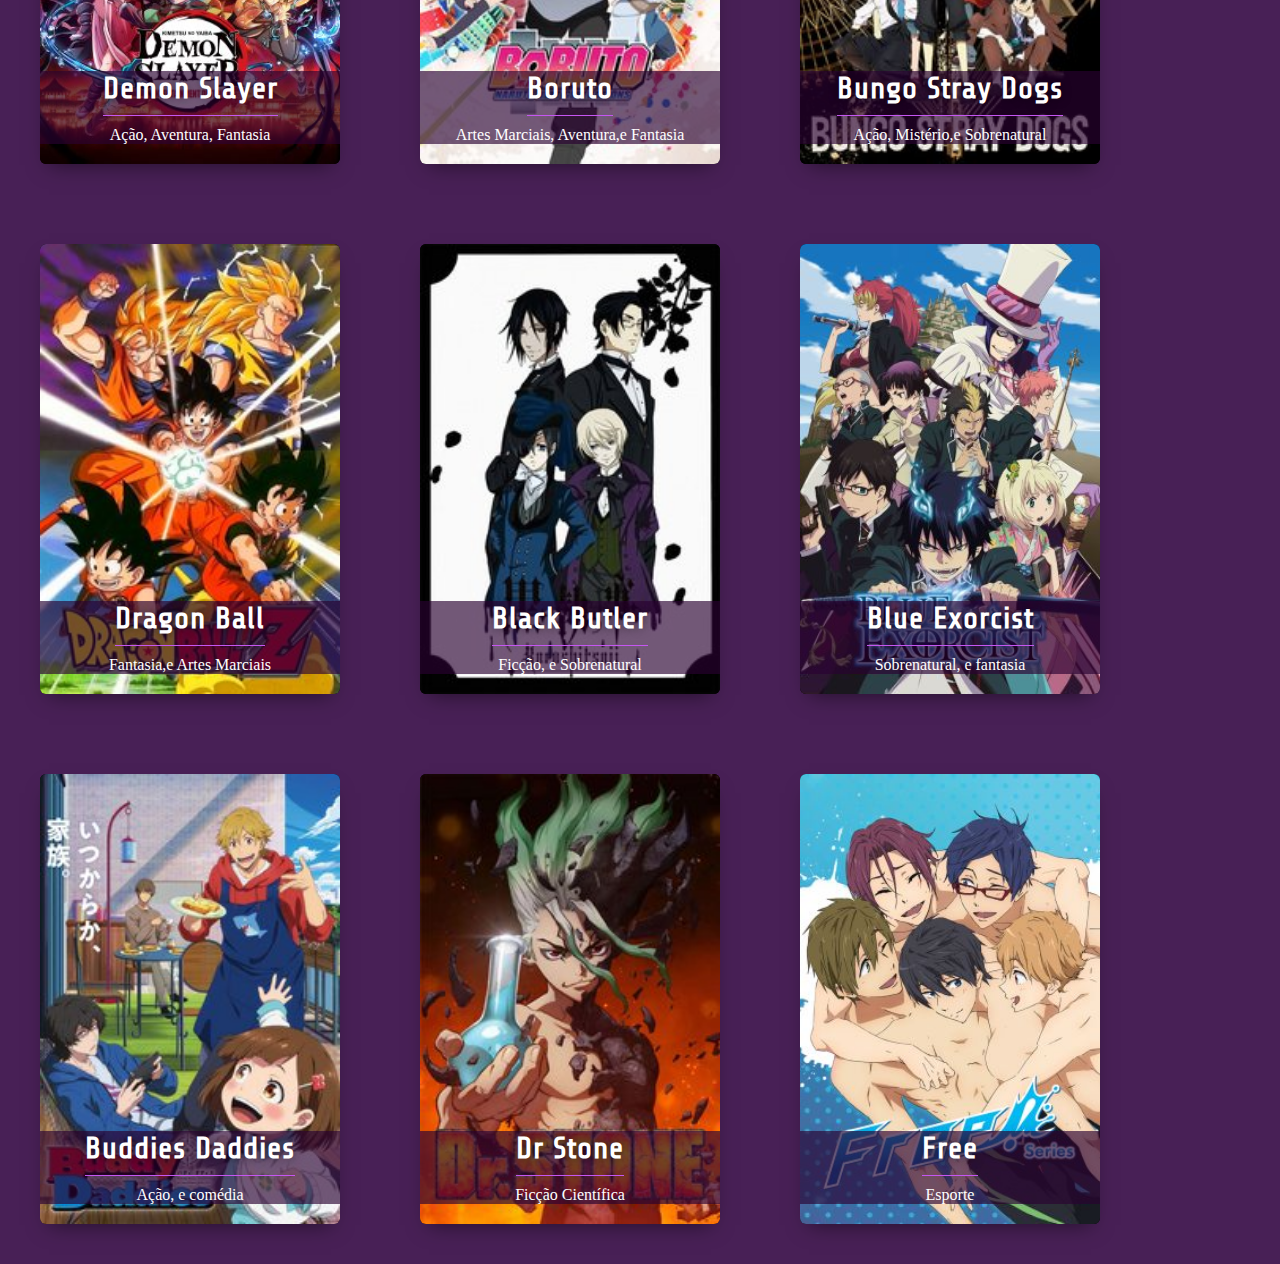
<file: anime_page/Series.html>
<!DOCTYPE html>
<html lang="pt-br" xmlns:mso="urn:schemas-microsoft-com:office:office" xmlns:msdt="uuid:C2F41010-65B3-11d1-A29F-00AA00C14882">
<head>
    <meta charset="UTF-8">
    <meta name="viewport" content="width=device-width, initial-scale=1.0">
    <title>Filmes</title>
    <link rel="stylesheet" href="../css/series.css">


</head>
<body>
    <header class="header">
        <nav id="menu-h">
            <ul>
                <li><a href="../menu_page/sobre.html"><img src="../images/header/logo-removebg-preview.png"></a></li>
                <li><a href="../index.html">HOME</a></li>
                <li><a href="#filmes">FILMES</a></li>
                <li><a href="#series">SERIES</a></li>
                <li><a href="#verjunto"><img src="../images/header/AssistirJunto.png" width="55" height="55" alt=""></a></li>
                <input placeholder="Search" type="search" class="input"></li>
                <li class="direita"><a href="cadastro.html"><img src="../images/header/perfil.png" alt=""></a></li>
                <li class="direita"><a href="#"><img src="../images/header/notificacoes.png"alt=""></a></li>
            </ul>
        </nav>
    </header>
     <div class="content">
        <!-- <h1>FILMES</h1>
        <div id="posters">
        <img src="./../images/series/mugentrain.jpg" id="demon">
        <a href="#mugenplayer">Demon slayer</a>
        </div>
        <div id="posters">
            <img src="./imagens/mugentrain.jpg" id="demon">
            <a href="#mugenplayer">Demon slayer</a>
        </div>
     </div> -->
   
     <section id="cardapio" class="section-cardapio container">
        <center><h1 class="title center laranja">Series</h1></center> 
        <div class="content">
            <br>
          
            <br><br>

            <article class="card">
                
                <div class="fundo-card"> <img src="../images/series/91days.jpg" alt="Camarão"> </div>

                <div class="title-content">
                    
                    <h3><a href="#galeria">91 days</a></h3>
                    <div class="intro"> <a href="#">Crime e ação</a> </div>
                </div>
              
                <div class="info">
                    
                        
                    <a href="#galeria">
                        
                    </a>
                </div>
              
            </article><!--card 1-->

            <article class="card">
                
                <div class="fundo-card"> <img src="../images/series/akamegakill.jpg" alt="Sobremesa"> </div>

                <div class="title-content">
                    
                    <h3><a href="#galeria">Akame ga Kill</a></h3>
                    <div class="intro"> <a href="#">Ação, Fantasia, Tragédia</a> </div>
                </div>
              
                <div class="info">
                    
                        
                    <a href="#galeria"></a>
                </div>
              
            </article><!--card 2-->

            <article class="card">
  
                <div class="fundo-card"> <img src="../images/series/attackontitan.jpg" alt="Bebidas"> </div>

                <div class="title-content">
                    
                    <h3><a href="#galeria">Attack on titan</a></h3>
                    <div class="intro"> <a href="#">Ação e Suspense</a> </div>
                </div>
              
                <div class="info">
                    
                         
                    <a href="#galeria"></a>
                </div>
              
            </article><!--card 4-->

            <article class="card">
                
                <div class="fundo-card"> <img src="../images/series/deathnote.jpg" alt="Sobremesa"> </div>

                <div class="title-content">
                    
                    <h3><a href="#galeria">Death Note</a></h3>
                    <div class="intro"> <a href="#">Ação, Investigação, suspense, e mistério</a> </div>
                </div>
              
                <div class="info">
                    
                        
                    <a href="#galeria"></a>
                </div>
              
            </article><!--card 5-->

            <article class="card">
                
                <div class="fundo-card"> <img src="../images/series/tonikawa.jpg" alt="Sobremesa"> </div>

                <div class="title-content">
                    
                    <h3><a href="#galeria">Tonikaku Kawaii</a></h3>
                    <div class="intro"> <a href="#">Slice of life,e Romance</a> </div>
                </div>
              
                <div class="info">
                    
                        
                    <a href="#galeria"></a>
                </div>
              
            </article><!--card 6-->

            <article class="card">
                
                <div class="fundo-card"> <img src="../images/series/bluelock.jpg" alt="Sobremesa"> </div>

                <div class="title-content">
                    
                    <h3><a href="#galeria">Blue Lock</a></h3>
                    <div class="intro"> <a href="#">Esporte</a> </div>
                </div>
              
                <div class="info">
                    
                        
                    <a href="#galeria"></a>
                </div>
              
            </article><!--card 7-->

            <article class="card">
                
                <div class="fundo-card"> <img src="../images/series/kimetsu.jpg" alt="Sobremesa"> </div>

                <div class="title-content">
                    
                    <h3><a href="#galeria">Demon Slayer</a></h3>
                    <div class="intro"> <a href="#">Ação, Aventura, Fantasia</a> </div>
                </div>
              
                <div class="info">
                    
                        
                    <a href="#galeria"></a>
                </div>
              
            </article><!--card 9-->

            <article class="card">
                
                <div class="fundo-card"> <img src="../images/series/boruto.jpg" alt="Sobremesa"> </div>

                <div class="title-content">
                    
                    <h3><a href="#galeria">Boruto</a></h3>
                    <div class="intro"> <a href="#">Artes Marciais, Aventura,e Fantasia</a> </div>
                </div>
              
                <div class="info">
                    
                        
                    <a href="#galeria"></a>
                </div>
              
            </article><!--card 10-->

            <article class="card">
                
                <div class="fundo-card"> <img src="../images/series/bungoustraydogs.jpg" alt="Sobremesa"> </div>

                <div class="title-content">
                    
                    <h3><a href="#galeria">Bungo Stray Dogs</a></h3>
                    <div class="intro"> <a href="#">Ação, Mistério,e Sobrenatural</a> </div>
                </div>
              
                <div class="info">
                    
                        
                    <a href="#galeria"></a>
                </div>
              
            </article><!--card 11-->


            <article class="card">
                
                <div class="fundo-card"> <img src="../images/series/dragonball.jpg" alt="Sobremesa"> </div>

                <div class="title-content">
                    
                    <h3><a href="#galeria">Dragon Ball</a></h3>
                    <div class="intro"> <a href="#">Fantasia,e Artes Marciais</a> </div>
                </div>
              
                <div class="info">
                    
                        
                    <a href="#galeria"></a>
                </div>
              
            </article><!--card 12-->

            <article class="card">
                
                <div class="fundo-card"> <img src="../images/series/blackbluter.jpg" alt="Sobremesa"> </div>

                <div class="title-content">
                    
                    <h3><a href="#galeria">Black Butler</a></h3>
                    <div class="intro"> <a href="#">Ficção, e Sobrenatural</a> </div>
                </div>
              
                <div class="info">
                    
                        
                    <a href="#galeria"></a>
                </div>
              
            </article><!--card 13-->

            <article class="card">
                
                <div class="fundo-card"> <img src="../images/series/blueexorcist.jpg" alt="Sobremesa"> </div>

                <div class="title-content">
                    
                    <h3><a href="#galeria">Blue Exorcist</a></h3>
                    <div class="intro"> <a href="#">Sobrenatural, e fantasia</a> </div>
                </div>
              
                <div class="info">
                    
                        
                    <a href="#galeria"></a>
                </div>
              
            </article><!--card 14-->

            <article class="card">
                
                <div class="fundo-card"> <img src="../images/series/buddydaddies.jpg" alt="Sobremesa"> </div>

                <div class="title-content">
                    
                    <h3><a href="#galeria">Buddies Daddies</a></h3>
                    <div class="intro"> <a href="#">Ação, e comédia</a> </div>
                </div>
              
                <div class="info">
                    
                        
                    <a href="#galeria"></a>
                </div>
              
            </article><!--card 15-->

            <article class="card">
                
                <div class="fundo-card"> <img src="../images/series/drstone.jpg" alt="Sobremesa"> </div>

                <div class="title-content">
                    
                    <h3><a href="#galeria">Dr Stone</a></h3>
                    <div class="intro"> <a href="#">Ficção Científica</a> </div>
                </div>
              
                <div class="info">
                    
                        
                    <a href="#galeria"></a>
                </div>
              
            </article><!--card 15-->

            <article class="card">
                
                <div class="fundo-card"> <img src="../images/series/free.jpg" alt="Sobremesa"> </div>

                <div class="title-content">
                    
                    <h3><a href="#galeria">Free</a></h3>
                    <div class="intro"> <a href="#">Esporte</a> </div>
                </div>
              
                <div class="info">
                    
                        
                    <a href="#galeria"></a>
                </div>
              
            </article><!--card 16-->

        
        <div class="clear"></div>
        </div>

    </section><!--Fecha Section Cardapio-->
    




</body>
</html>
</file>
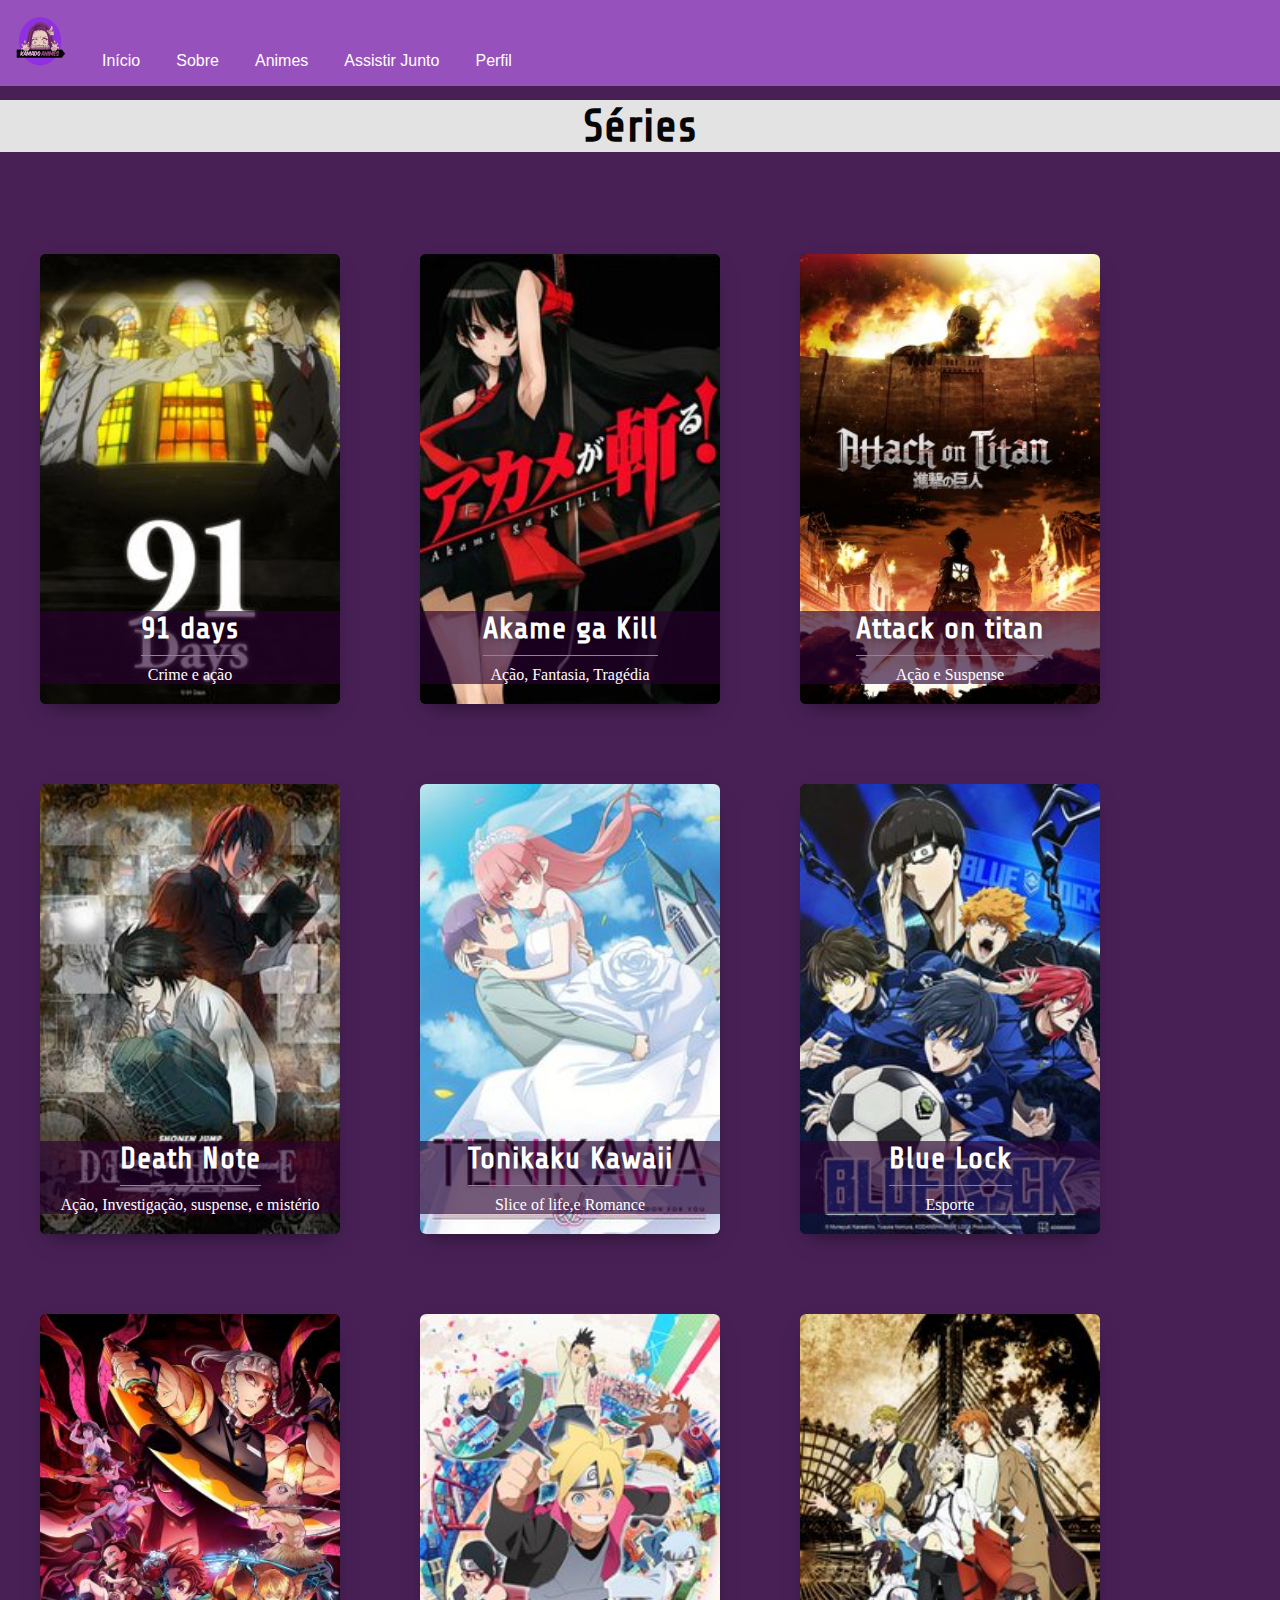
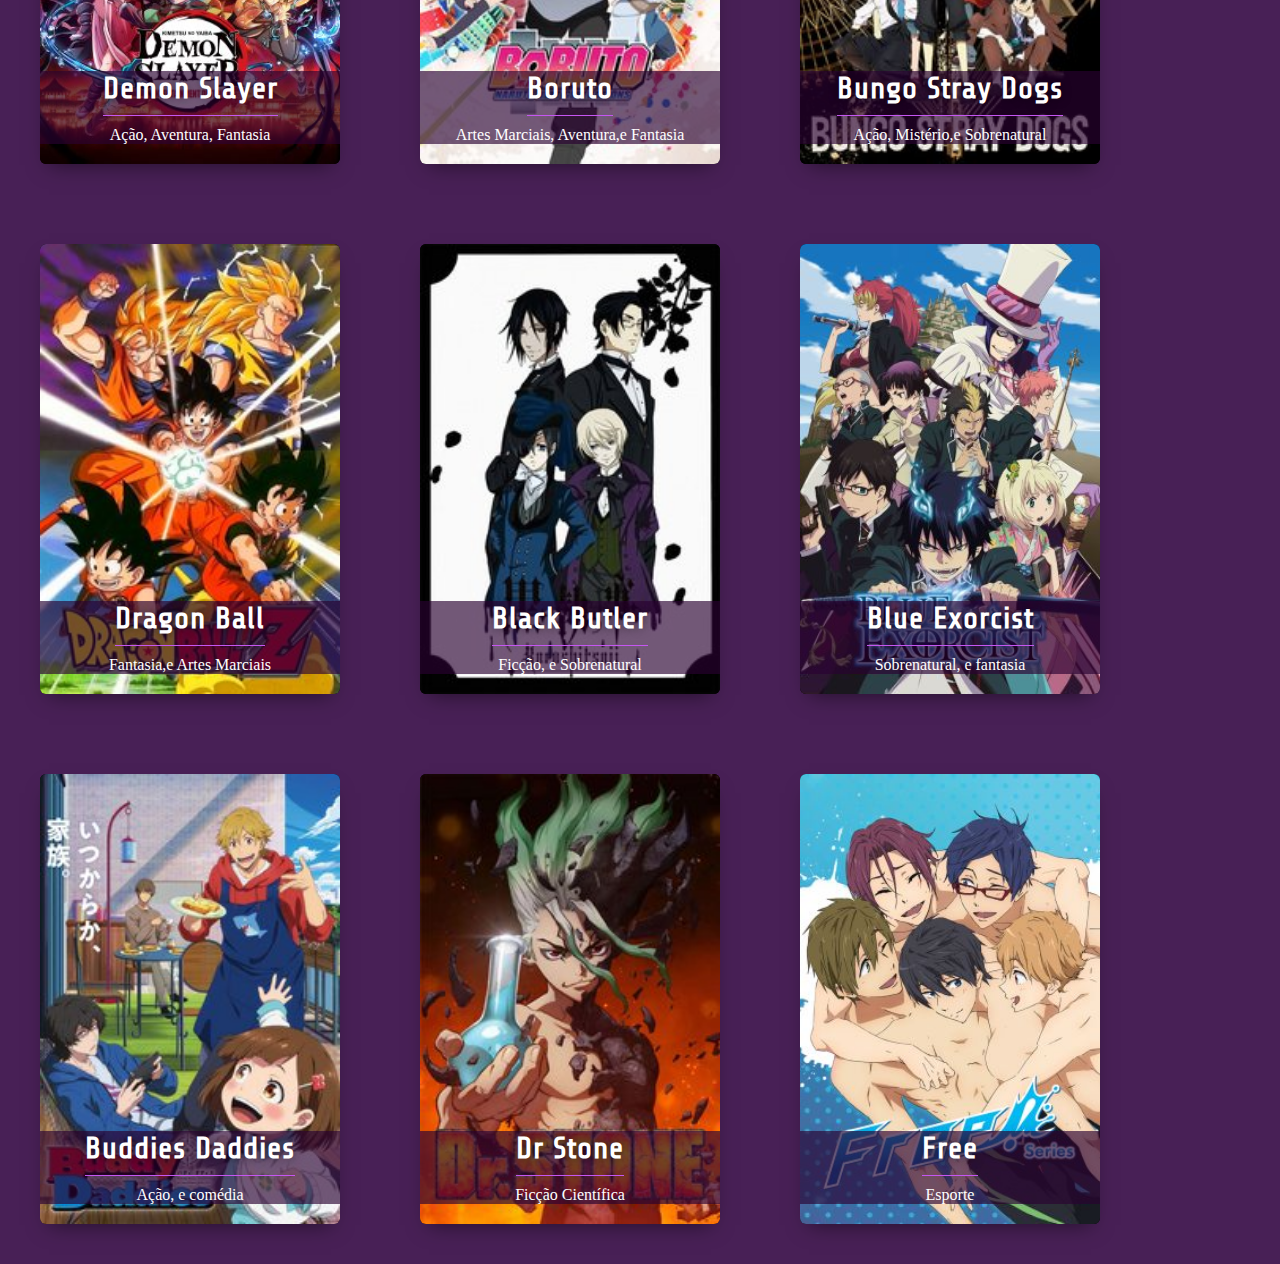
<file: anime_page/series.html>
<!DOCTYPE html>
<html lang="pt-br" xmlns:mso="urn:schemas-microsoft-com:office:office" xmlns:msdt="uuid:C2F41010-65B3-11d1-A29F-00AA00C14882">
<head>
    <meta charset="UTF-8">
    <meta name="viewport" content="width=device-width, initial-scale=1.0">
    <link rel="apple-touch-icon" sizes="180x180" href="../images/icon/apple-touch-icon.png">
    <link rel="icon" type="image/png" sizes="32x32" href="../images/icon/favicon-32x32.png">
    <link rel="icon" type="image/png" sizes="16x16" href="../images/icon/favicon-16x16.png">
    <link rel="manifest" href="../images/icon/site.webmanifest">
    <title>Séries</title>
    <link rel="stylesheet" href="../css/series.css">


</head>
<body>

    <header>
        <nav>
            <ul class="menu">
                <li><a href="../menu_page/sobre.html"><img src="../images/header/logo-removebg-preview.png"></a></li>
                <li><a href="../index.html">Início</a></li>
                <li><a href="../menu_page/sobre.html">Sobre</a></li>
                <li class="dropdown">
                    <a href="javascript:void(0)" class="dropbtn">Animes</a>
                    <div class="dropdown-content">
                      <a href="filmes.html">Filmes</a>
                      <a href="series.html">Series</a>
                    </div>
                </li>
                <li><a href="#assistir-junto">Assistir Junto</a></li>
                <li><a href="../menu_page/cadastro.html">Perfil</a></li>
            </ul>
        </nav>
    </header>

     <div class="content">
       
   
     <section id="cardapio" class="section-cardapio container">
        <center class="center"><h1>Séries</h1></center> 
        <div class="content">
            <br>
          
            <br><br>
            <div class="centralizar">
            <article class="card">
                
                <div class="fundo-card"> <img src="../images/series/91days.jpg" alt="Camarão"> </div>

                <div class="title-content">
                    
                    <h3><a href="#galeria">91 days</a></h3>
                    <div class="intro"> <a href="#">Crime e ação</a> </div>
                </div>
              
                <div class="info">
                    
                        
                    <a href="#galeria">
                        
                    </a>
                </div>
              
            </article><!--card 1-->

            <article class="card">
                
                <div class="fundo-card"> <img src="../images/series/akamegakill.jpg" alt="Sobremesa"> </div>

                <div class="title-content">
                    
                    <h3><a href="#galeria">Akame ga Kill</a></h3>
                    <div class="intro"> <a href="#">Ação, Fantasia, Tragédia</a> </div>
                </div>
              
                <div class="info">
                    
                        
                    <a href="#galeria"></a>
                </div>
              
            </article><!--card 2-->

            <article class="card">
  
                <div class="fundo-card"> <img src="../images/series/attackontitan.jpg" alt="Bebidas"> </div>

                <div class="title-content">
                    
                    <h3><a href="#galeria">Attack on titan</a></h3>
                    <div class="intro"> <a href="#">Ação e Suspense</a> </div>
                </div>
              
                <div class="info">
                    
                         
                    <a href="#galeria"></a>
                </div>
              
            </article><!--card 4-->

            <article class="card">
                
                <div class="fundo-card"> <img src="../images/series/deathnote.jpg" alt="Sobremesa"> </div>

                <div class="title-content">
                    
                    <h3><a href="#galeria">Death Note</a></h3>
                    <div class="intro"> <a href="#">Ação, Investigação, suspense, e mistério</a> </div>
                </div>
            </div>
        
                <div class="info">
                    
                        
                    <a href="#galeria"></a>
                </div>
              
            </article><!--card 5-->

            <article class="card">
                
                <div class="fundo-card"> <img src="../images/series/tonikawa.jpg" alt="Sobremesa"> </div>

                <div class="title-content">
                    
                    <h3><a href="#galeria">Tonikaku Kawaii</a></h3>
                    <div class="intro"> <a href="#">Slice of life,e Romance</a> </div>
                </div>
              
                <div class="info">
                    
                        
                    <a href="#galeria"></a>
                </div>
              
            </article><!--card 6-->

            <article class="card">
                
                <div class="fundo-card"> <img src="../images/series/bluelock.jpg" alt="Sobremesa"> </div>

                <div class="title-content">
                    
                    <h3><a href="#galeria">Blue Lock</a></h3>
                    <div class="intro"> <a href="#">Esporte</a> </div>
                </div>
              
                <div class="info">
                    
                        
                    <a href="#galeria"></a>
                </div>
              
            </article><!--card 7-->

            <article class="card">
                
                <div class="fundo-card"> <img src="../images/series/kimetsu.jpg" alt="Sobremesa"> </div>

                <div class="title-content">
                    
                    <h3><a href="#galeria">Demon Slayer</a></h3>
                    <div class="intro"> <a href="#">Ação, Aventura, Fantasia</a> </div>
                </div>
              
                <div class="info">
                    
                        
                    <a href="#galeria"></a>
                </div>
              
            </article><!--card 9-->

            <article class="card">
                
                <div class="fundo-card"> <img src="../images/series/boruto.jpg" alt="Sobremesa"> </div>

                <div class="title-content">
                    
                    <h3><a href="#galeria">Boruto</a></h3>
                    <div class="intro"> <a href="#">Artes Marciais, Aventura,e Fantasia</a> </div>
                </div>
              
                <div class="info">
                    
                        
                    <a href="#galeria"></a>
                </div>
              
            </article><!--card 10-->

            <article class="card">
                
                <div class="fundo-card"> <img src="../images/series/bungoustraydogs.jpg" alt="Sobremesa"> </div>

                <div class="title-content">
                    
                    <h3><a href="#galeria">Bungo Stray Dogs</a></h3>
                    <div class="intro"> <a href="#">Ação, Mistério,e Sobrenatural</a> </div>
                </div>
              
                <div class="info">
                    
                        
                    <a href="#galeria"></a>
                </div>
              
            </article><!--card 11-->


            <article class="card">
                
                <div class="fundo-card"> <img src="../images/series/dragonball.jpg" alt="Sobremesa"> </div>

                <div class="title-content">
                    
                    <h3><a href="#galeria">Dragon Ball</a></h3>
                    <div class="intro"> <a href="#">Fantasia,e Artes Marciais</a> </div>
                </div>
              
                <div class="info">
                    
                        
                    <a href="#galeria"></a>
                </div>
              
            </article><!--card 12-->

            <article class="card">
                
                <div class="fundo-card"> <img src="../images/series/blackbluter.jpg" alt="Sobremesa"> </div>

                <div class="title-content">
                    
                    <h3><a href="#galeria">Black Butler</a></h3>
                    <div class="intro"> <a href="#">Ficção, e Sobrenatural</a> </div>
                </div>
              
                <div class="info">
                    
                        
                    <a href="#galeria"></a>
                </div>
              
            </article><!--card 13-->

            <article class="card">
                
                <div class="fundo-card"> <img src="../images/series/blueexorcist.jpg" alt="Sobremesa"> </div>

                <div class="title-content">
                    
                    <h3><a href="#galeria">Blue Exorcist</a></h3>
                    <div class="intro"> <a href="#">Sobrenatural, e fantasia</a> </div>
                </div>
              
                <div class="info">
                    
                        
                    <a href="#galeria"></a>
                </div>
              
            </article><!--card 14-->

            <article class="card">
                
                <div class="fundo-card"> <img src="../images/series/buddydaddies.jpg" alt="Sobremesa"> </div>

                <div class="title-content">
                    
                    <h3><a href="#galeria">Buddies Daddies</a></h3>
                    <div class="intro"> <a href="#">Ação, e comédia</a> </div>
                </div>
              
                <div class="info">
                    
                        
                    <a href="#galeria"></a>
                </div>
              
            </article><!--card 15-->

            <article class="card">
                
                <div class="fundo-card"> <img src="../images/series/drstone.jpg" alt="Sobremesa"> </div>

                <div class="title-content">
                    
                    <h3><a href="#galeria">Dr Stone</a></h3>
                    <div class="intro"> <a href="#">Ficção Científica</a> </div>
                </div>
              
                <div class="info">
                    
                        
                    <a href="#galeria"></a>
                </div>
              
            </article><!--card 15-->

            <article class="card">
                
                <div class="fundo-card"> <img src="../images/series/free.jpg" alt="Sobremesa"> </div>

                <div class="title-content">
                    
                    <h3><a href="#galeria">Free</a></h3>
                    <div class="intro"> <a href="#">Esporte</a> </div>
                </div>
              
                <div class="info">
                    
                        
                    <a href="#galeria"></a>
                </div>
              
            </article><!--card 16-->

        
        <div class="clear"></div>
        </div>

    </section><!--Fecha Section Cardapio-->
    


</body>
</html>
</file>
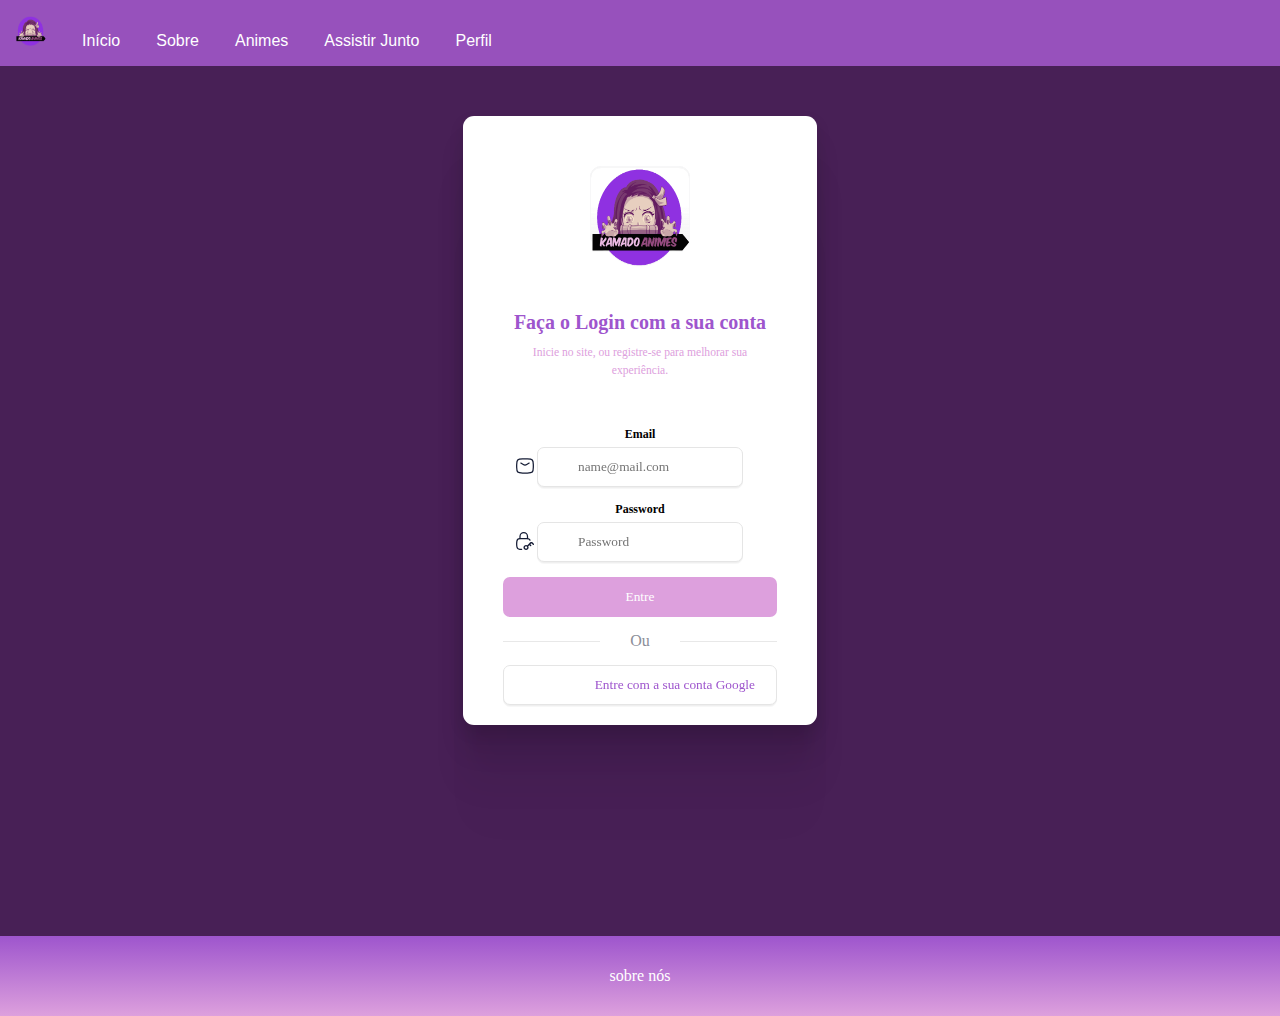
<file: menu_page/cadastro.html>
<!DOCTYPE html>
<html lang="pt-br">
<head>
    <meta charset="UTF-8">
    <meta http-equiv="X-UA-Compatible" content="IE=edge">
    <meta name="viewport" content="width=device-width, initial-scale=1.0">
    <title>Entrar</title>
    <link rel="apple-touch-icon" sizes="180x180" href="../images/icon/apple-touch-icon.png">
    <link rel="icon" type="image/png" sizes="32x32" href="../images/icon/favicon-32x32.png">
    <link rel="icon" type="image/png" sizes="16x16" href="../images/icon/favicon-16x16.png">
    <link rel="manifest" href="../images/icon/site.webmanifest">
    <link rel="stylesheet" href="../css/estilo.css">

</head>
  <!--MENU PRINCIPAL HORIZONTAL-->
  <header>
    <nav>
        <ul class="menu">
          <li><a href="sobre.html"><img src="../images/header/logo-removebg-preview.png"></a></li>
            <li><a href="../index.html">Início</a></li>
            <li><a href="sobre.html">Sobre</a></li>
            <li class="dropdown">
                <a href="javascript:void(0)" class="dropbtn">Animes</a>
                <div class="dropdown-content">
                  <a href="../anime_page/filmes.html">Filmes</a>
                  <a href="../anime_page/series.html">Series</a>
                </div>
            </li>
            <li><a href="#assistir-junto">Assistir Junto</a></li>
            <li><a href="cadastro.html">Perfil</a></li>
        </ul>
    </nav>
</header>
   <br><br>
   <div class="contai">
    <div class="conten">
      <form class="form_container">
        
          <div class="logo_container"><img src="../images/header/logo-removebg-preview.png" alt=""></div>
          <div class="title_container">
            <p class="title">Faça o Login com a sua conta</p>
            <span class="subtitle">Inicie no site, ou registre-se para melhorar sua experiência.</span>
          </div>
          <br>
          <div class="input_container">
            <label class="input_label" for="email_field">Email</label>
            <svg fill="none" viewBox="0 0 24 24" height="24" width="24" xmlns="http://www.w3.org/2000/svg" class="icon">
              <path stroke-linejoin="round" stroke-linecap="round" stroke-width="1.5" stroke="#141B34" d="M7 8.5L9.94202 10.2394C11.6572 11.2535 12.3428 11.2535 14.058 10.2394L17 8.5"></path>
              <path stroke-linejoin="round" stroke-width="1.5" stroke="#141B34" d="M2.01577 13.4756C2.08114 16.5412 2.11383 18.0739 3.24496 19.2094C4.37608 20.3448 5.95033 20.3843 9.09883 20.4634C11.0393 20.5122 12.9607 20.5122 14.9012 20.4634C18.0497 20.3843 19.6239 20.3448 20.7551 19.2094C21.8862 18.0739 21.9189 16.5412 21.9842 13.4756C22.0053 12.4899 22.0053 11.5101 21.9842 10.5244C21.9189 7.45886 21.8862 5.92609 20.7551 4.79066C19.6239 3.65523 18.0497 3.61568 14.9012 3.53657C12.9607 3.48781 11.0393 3.48781 9.09882 3.53656C5.95033 3.61566 4.37608 3.65521 3.24495 4.79065C2.11382 5.92608 2.08114 7.45885 2.01576 10.5244C1.99474 11.5101 1.99475 12.4899 2.01577 13.4756Z"></path>
            </svg>
            <input placeholder="name@mail.com" title="Inpit title" name="input-name" type="text" class="input_field" id="email_field">
          </div>
          <div class="input_container">
            <label class="input_label" for="password_field">Password</label>
            <svg fill="none" viewBox="0 0 24 24" height="24" width="24" xmlns="http://www.w3.org/2000/svg" class="icon">
              <path stroke-linecap="round" stroke-width="1.5" stroke="#141B34" d="M18 11.0041C17.4166 9.91704 16.273 9.15775 14.9519 9.0993C13.477 9.03404 11.9788 9 10.329 9C8.67911 9 7.18091 9.03404 5.70604 9.0993C3.95328 9.17685 2.51295 10.4881 2.27882 12.1618C2.12602 13.2541 2 14.3734 2 15.5134C2 16.6534 2.12602 17.7727 2.27882 18.865C2.51295 20.5387 3.95328 21.8499 5.70604 21.9275C6.42013 21.9591 7.26041 21.9834 8 22"></path>
              <path stroke-linejoin="round" stroke-linecap="round" stroke-width="1.5" stroke="#141B34" d="M6 9V6.5C6 4.01472 8.01472 2 10.5 2C12.9853 2 15 4.01472 15 6.5V9"></path>
              <path fill="#141B34" d="M21.2046 15.1045L20.6242 15.6956V15.6956L21.2046 15.1045ZM21.4196 16.4767C21.7461 16.7972 22.2706 16.7924 22.5911 16.466C22.9116 16.1395 22.9068 15.615 22.5804 15.2945L21.4196 16.4767ZM18.0228 15.1045L17.4424 14.5134V14.5134L18.0228 15.1045ZM18.2379 18.0387C18.5643 18.3593 19.0888 18.3545 19.4094 18.028C19.7299 17.7016 19.7251 17.1771 19.3987 16.8565L18.2379 18.0387ZM14.2603 20.7619C13.7039 21.3082 12.7957 21.3082 12.2394 20.7619L11.0786 21.9441C12.2794 23.1232 14.2202 23.1232 15.4211 21.9441L14.2603 20.7619ZM12.2394 20.7619C11.6914 20.2239 11.6914 19.358 12.2394 18.82L11.0786 17.6378C9.86927 18.8252 9.86927 20.7567 11.0786 21.9441L12.2394 20.7619ZM12.2394 18.82C12.7957 18.2737 13.7039 18.2737 14.2603 18.82L15.4211 17.6378C14.2202 16.4587 12.2794 16.4587 11.0786 17.6378L12.2394 18.82ZM14.2603 18.82C14.8082 19.358 14.8082 20.2239 14.2603 20.7619L15.4211 21.9441C16.6304 20.7567 16.6304 18.8252 15.4211 17.6378L14.2603 18.82ZM20.6242 15.6956L21.4196 16.4767L22.5804 15.2945L21.785 14.5134L20.6242 15.6956ZM15.4211 18.82L17.8078 16.4767L16.647 15.2944L14.2603 17.6377L15.4211 18.82ZM17.8078 16.4767L18.6032 15.6956L17.4424 14.5134L16.647 15.2945L17.8078 16.4767ZM16.647 16.4767L18.2379 18.0387L19.3987 16.8565L17.8078 15.2945L16.647 16.4767ZM21.785 14.5134C21.4266 14.1616 21.0998 13.8383 20.7993 13.6131C20.4791 13.3732 20.096 13.1716 19.6137 13.1716V14.8284C19.6145 14.8284 19.619 14.8273 19.6395 14.8357C19.6663 14.8466 19.7183 14.8735 19.806 14.9391C19.9969 15.0822 20.2326 15.3112 20.6242 15.6956L21.785 14.5134ZM18.6032 15.6956C18.9948 15.3112 19.2305 15.0822 19.4215 14.9391C19.5091 14.8735 19.5611 14.8466 19.5879 14.8357C19.6084 14.8273 19.6129 14.8284 19.6137 14.8284V13.1716C19.1314 13.1716 18.7483 13.3732 18.4281 13.6131C18.1276 13.8383 17.8008 14.1616 17.4424 14.5134L18.6032 15.6956Z"></path>
            </svg>
            <input placeholder="Password" title="Inpit title" name="input-name" type="password" class="input_field" id="password_field">
          </div>
          <button title="Sign In" type="submit" class="sign-in_btn">
            <span>Entre</span>
          </button>
        
          <div class="separator">
            <hr class="line">
            <span>Ou</span>
            <hr class="line">
          </div>
          <button title="Sign In" type="submit" class="sign-in_ggl">
            <svg height="18" width="18" viewBox="0 0 32 32" xmlns:xlink="http://www.w3.org/1999/xlink" xmlns="http://www.w3.org/2000/svg">
              <defs>
                <path d="M44.5 20H24v8.5h11.8C34.7 33.9 30.1 37 24 37c-7.2 0-13-5.8-13-13s5.8-13 13-13c3.1 0 5.9 1.1 8.1 2.9l6.4-6.4C34.6 4.1 29.6 2 24 2 11.8 2 2 11.8 2 24s9.8 22 22 22c11 0 21-8 21-22 0-1.3-.2-2.7-.5-4z" id="A"></path>
              </defs>
              <clipPath id="B">
                
              </clipPath>
              <g transform="matrix(.727273 0 0 .727273 -.954545 -1.45455)">
                <path fill="#fbbc05" clip-path="url(#B)" d="M0 37V11l17 13z"></path>
                <path fill="#ea4335" clip-path="url(#B)" d="M0 11l17 13 7-6.1L48 14V0H0z"></path>
                <path fill="#34a853" clip-path="url(#B)" d="M0 37l30-23 7.9 1L48 0v48H0z"></path>
                <path fill="#4285f4" clip-path="url(#B)" d="M48 48L17 24l-4-3 35-10z"></path>
              </g>
            </svg>
            <span>Entre com a sua conta Google</span>
          </button>
        </form>
      </div>
    </div>
<footer> 
  <div class="footer">
    <a href="sobre.html">sobre nós</a>
  </div>
</footer>
</body>
</html>
</file>
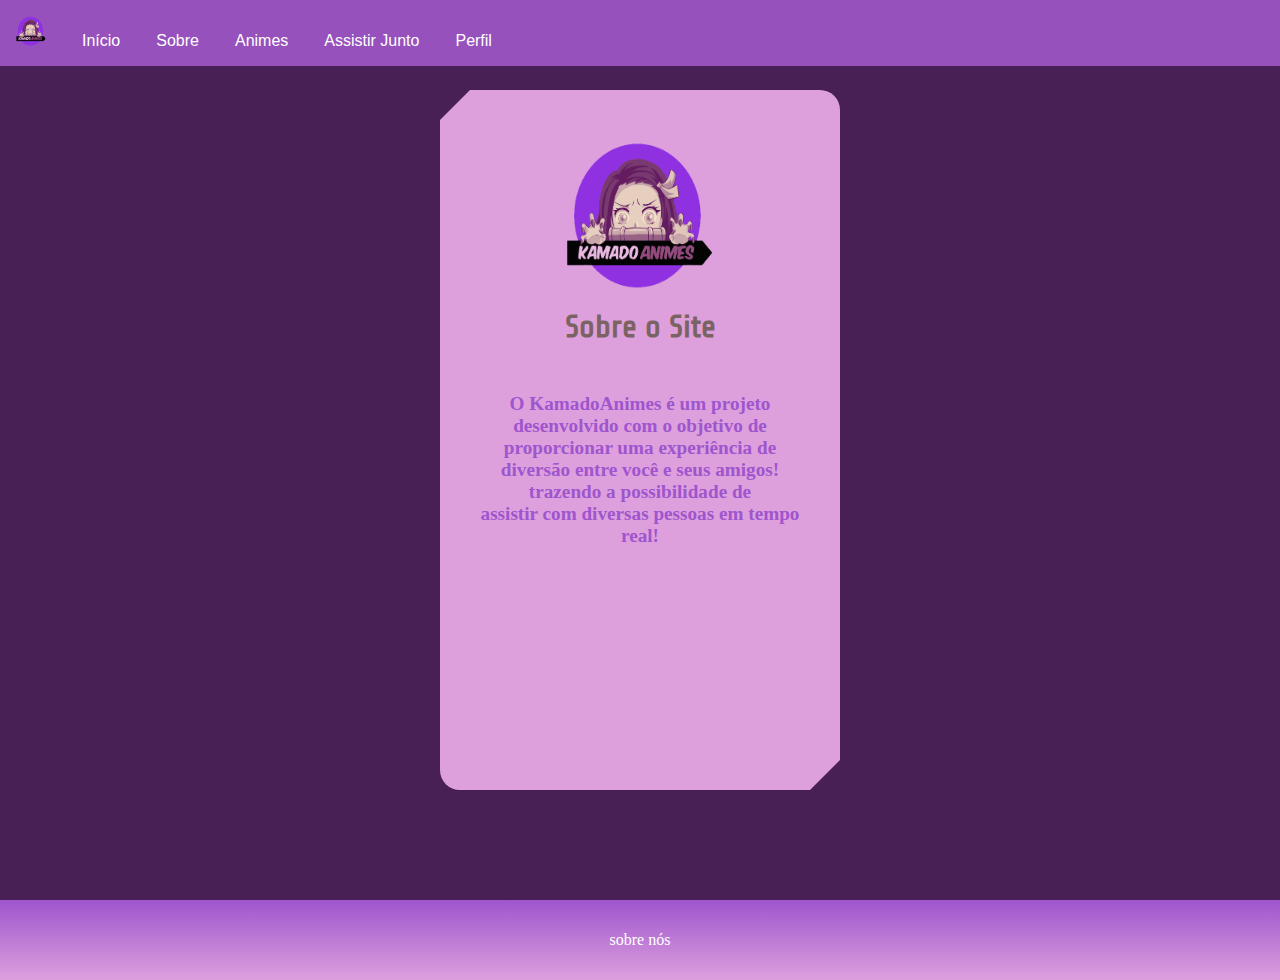
<file: menu_page/sobre.html>
<!DOCTYPE html>
<html lang="pt-br">
<head>
    <meta charset="UTF-8">
    <meta http-equiv="X-UA-Compatible" content="IE=edge">
    <meta name="viewport" content="width=device-width, initial-scale=1.0">
    <title>Sobre</title>
    <link rel="apple-touch-icon" sizes="180x180" href="../images/icon/apple-touch-icon.png">
    <link rel="icon" type="image/png" sizes="32x32" href="../images/icon/favicon-32x32.png">
    <link rel="icon" type="image/png" sizes="16x16" href="../images/icon/favicon-16x16.png">
    <link rel="manifest" href="../images/icon/site.webmanifest">
    <link rel="stylesheet" href="../css/estilo.css">

</head>
  <!--MENU PRINCIPAL HORIZONTAL-->
  <header>
    <nav>
        <ul class="menu">
            <li><a href="sobre.html"><img src="../images/header/logo-removebg-preview.png"></a></li>
            <li><a href="../index.html">Início</a></li>
            <li><a href="../menu_page/sobre.html">Sobre</a></li>
            <li class="dropdown">
                <a href="javascript:void(0)" class="dropbtn">Animes</a>
                <div class="dropdown-content">
                  <a href="../anime_page/filmes.html">Filmes</a>
                  <a href="../anime_page/series.html">Series</a>
                </div>
            </li>
            <li><a href="#assistir-junto">Assistir Junto</a></li>
            <li><a href="cadastro.html">Perfil</a></li>
        </ul>
    </nav>
</header>
</p></div>
<div class="contai">
    <div class="conten">
        <div class="card_sobre">
            <div class="img"><img src="../images/header/logo-removebg-preview.png" alt=""></div>
            <span>Sobre o Site</span>
            <p class="info">O KamadoAnimes é um projeto<br>desenvolvido com o objetivo de<br>proporcionar uma experiência de diversão entre você e seus amigos!<br> trazendo a possibilidade de<br>assistir com diversas pessoas em tempo real! </p>
        </div>
    </div>
</div>
    <footer> 
        <a href="sobre.html">sobre nós</a>
    </footer>

</body>
</html>
</file>
<file: css/estilo.css>
/*CSS UNIVERSAL PARA TODA A PÁGINA*/
@import url('https://fonts.googleapis.com/css2?family=Share+Tech&family=Sigmar&display=swap');
* {
    margin: 0 auto;
    padding: 0;
    box-sizing: border-box;
    font-family: Cambria, Cochin, Georgia, Times, 'Times New Roman', serif;
  }


/*MENU PRINCIPAL*/

header{
  width: 100%;
  height: auto;
  position: fixed;
  padding-bottom: 20px;
  top: 0;
  left: 0;
  z-index: 9999;
}

.menu{
  position: fixed;
  top: 0;
  left: 0;
  width: 100%;
  z-index: 999;
}

ul {
    list-style-type:none;
    margin: 0;
    padding: 0;
    overflow: hidden;
    background-color: #9751BC;
  }
  
ul li{
  display: inline-block;
}

li a, .dropbtn {
  font-family: 'Oswald', sans-serif;
  display: inline-block;
  color: rgb(255, 255, 255);
  text-align: center;
  padding: 16px 16px;
  text-decoration: none;
}

li a:hover, .dropdown:hover .dropbtn {
  background-color: #9751BC;
}

li.dropdown {
  display: inline-block;
}

.dropdown-content {
  display: none;
  position: absolute;
  background-color: #9751BC;
  min-width: 160px;
  box-shadow: 0px 8px 16px 0px rgba(0,0,0,0.2);
  z-index: 1;
}

.dropdown-content a {
  font-family: 'Oswald', sans-serif;
  color: rgb(255, 255, 255);
  padding: 12px 16px;
  text-decoration: none;
  display: block;
  text-align: left;
}

.dropdown-content a:hover {
  background-color: #9751BC;
}

.dropdown:hover .dropdown-content {
  display: block;
}


  /*Icon perfil*/

  ul li img{
    width: 30px;
    height: 30px;
    margin: 0;
    padding: 0px;
  }

  #perfil{
    padding: 10px 10px 15px 10px;
    align-items: center;
    margin-left: 15px;
  }

  /*FIM DO MENU PRINCIPAL*/

* {box-sizing:border-box}

/* Slideshow container */
.slideshow-container {
  max-width: 1000px;
  position: relative;
  margin: auto;
}

/* Hide the images by default */
.mySlides {
  display: none;
}

/* Next & previous buttons */
.prev, .next {
  cursor: pointer;
  position: absolute;
  top: 50%;
  width: auto;
  margin-top: -22px;
  padding: 16px;
  color: white;
  font-weight: bold;
  font-size: 18px;
  transition: 0.6s ease;
  border-radius: 0 3px 3px 0;
  user-select: none;
}

/* Position the "next button" to the right */
.next {
  right: 0;
  border-radius: 3px 0 0 3px;
}

/* On hover, add a black background color with a little bit see-through */
.prev:hover, .next:hover {
  background-color: rgba(0,0,0,0.8);
}

/* Caption text */
.text {
  color: #f2f2f2;
  font-size: 15px;
  padding: 8px 12px;
  position: absolute;
  bottom: 8px;
  width: 100%;
  text-align: center;
}

/* Number text (1/3 etc) */
.numbertext {
  color: #f2f2f2;
  font-size: 12px;
  padding: 8px 12px;
  position: absolute;
  top: 0;
}

/* The dots/bullets/indicators */
.dot {
  cursor: pointer;
  height: 15px;
  width: 15px;
  margin: 0 2px;
  background-color: #bbb;
  border-radius: 50%;
  display: inline-block;
  transition: background-color 0.6s ease;
}

.active, .dot:hover {
  background-color: #717171;
}

/* Fading animation */
.fade {
  animation-name: fade;
  animation-duration: 1.5s;
}

@keyframes fade {
  from {opacity: .4}
  to {opacity: 1}
}

.banner{
  background-repeat: no-repeat;
  background-position: center;
  background-size: cover;
  margin-left: 450px;
}

/*CSS DO BANNER*/
.text_banner {
  text-align: center;
  position: absolute;
  top: 50%;
  left: 50%;
  transform: translate(-50%, -50%);
  color: white;
}

  #menu-h {
    background-color:#9751BC;
  }
  
  #menu-h ul {
    max-width: 80%;
    padding: 0;
  }
  
  #menu-h ul li {
    display: inline;
  }
  
  #menu-h ul li a {
    margin-left: 5px;
    margin-right: 5px;
    font-family: 'Share Tech', sans-serif;
    font-size: 28px;
    color:#4C3434;
    padding: 15px;
    display: inline-block;
    text-decoration: none;
    transition: background .8s;
  }
 
  #menu-h ul li a:hover {
    background-color:#E69760;
  }
  
  #menu-h ul li:last-child a {
    float: right;
    background-color:#c2976f;
  }

  body{
  background-color: #482056;
  }
  
 h1{
    font-family: 'Share Tech', sans-serif;
    font-size: 28px;
    color:#070506;
  }
  

  .group {
    display: inline-block;
    line-height: 30px;
    align-items: center;
    position: relative;
    max-width: 450px;
  
   }
  
   .input {
    width: 550px;
    height: 40px;
    padding: 0 1rem;
    padding-left: 2.5rem;
    border: 2px solid transparent;
    border-radius: 8px;
    outline: none;
    background-color: #E1DDE3;
    color: #0d0c22;
    transition: .3s ease;
    margin-bottom: 10px;
    margin-left: 70px;
   }
  
   .input::placeholder {
    color: #9e9ea7;
   }
  
   .input:focus, input:hover {
    outline: none;
    border-color:#9E55CD;
    background-color: #fff;
    box-shadow: 0 0 0 4px#D1B0BE;
   }
  
  body,
  html {
    height: 100%;
  }
  
  .card {
    box-shadow: 0 4px 8px 0 rgba(0, 0, 0, 0.2);
    width: 400px;
    min-height: 360px;
    max-height: 400px;
    margin: 10px;
    text-align: center;
    font-family: arial;
    overflow: hidden;
    padding: 20px;
    transition: transform 0.3s ease; 
    cursor:pointer;
    background-color: #9751BC;
    border-radius: 10px;
    position: relative;
  }

  .card p{
    color: white;
  }

  .card h1{
    color: white;
  }
  
  .card img {
    height: auto; 
    display: block; 
  }

  .card a{
    text-decoration: none;
    color: inherit;
  }

  .card-navigation {
    overflow-x: scroll;
    white-space: nowrap;
    /* Adicione outros estilos para a navegação de cards */
  }

  h2 {
    margin: 0;
    padding: 10px;
    /* Adicione outros estilos para os títulos das categorias */
  }

  .price {
    color:#E69760;
    font-size: 22px;
  }
  
  .column {

    float: left;
    width: 22%;
    padding: 80px 80px;
    text-align: center;
  }
  .column img{
    border-radius: 5%;
    width: 100px;
    padding: 10px;
    
  }
  .text-overlay {
  position: absolute;
  top:0;
  left: 0;
  width: 100%;
  height: 100%;
  display: flex;
  justify-content: center;
  z-index: 1;
  }
  .row::after {
    content: "";
    clear: both;
    display: table;
  
  }
  .options_icon{
    max-width: 48px;
    
  }
  #menu-h ul li img {
    margin-left: 5px;
    margin-right: 5px;
    font-size: 28px;
    color:#4C3434;
    margin-top: 15px;
    max-width: 50px;
    display: inline-block;
    text-decoration: none;
    transition: background .8s;
    
  }
  
  .section{
    padding-right: 20px;
  }
  .card_background{
    transition: transform 0.3s ease; /* Para criar uma transição suave */
  }
  .card_background:hover {
    transform: scale(1.05); /* Aumenta o tamanho do card em 5% quando o mouse está em cima */
  }
  .card_background img{
    width: 100%;
  }
  
  .banner_anime {
    height: 100%;
    width: 850px;
    background-position: center;
    background-repeat: no-repeat;
    background-size:contain;
    position: relative;
    margin-top: -100px;
    margin-left: 50px;
  
  }
 
.container{
    display: grid;
    grid-template-columns: 1fr 1fr; 
    gap: 10px; 
}

footer {
  background: linear-gradient(#9E55CD 0%,#DDA0DD 100%);
  width: 100%;
  height: 80px;
  position: relative;
  bottom: 0;
  left: 0;
  display: flex;
  align-items: center;
  justify-content: center;
}

footer a{
  text-decoration: none;
  color: #ffffff;
}
/* logo no footer*/
/*footer img{ 
  margin-top: 5px;
  margin-left: 730px;
  float:center;
  padding:auto;
  height: 20%;
  width: 20%;
  bottom: 0%;
}*/
footer p{ /* escrita footer*/
  margin-top: 40px;
  margin-right: 820PX;
  float:right;
  width: auto; 
  bottom: 0%;
  font-size: large;
}
/* fim do rodapé */

/*TESTE*/
.form_container {
  margin-top: 80px;
  margin-bottom: 50px;
  position: relative;
  width: -webkit-fit-content;
  width: -moz-fit-content;
  width: fit-content;
  height: -webkit-fit-content;
  height: -moz-fit-content;
  height: fit-content;
  display: -webkit-box;
  display: -ms-flexbox;
  display: flex;
  -webkit-box-orient: vertical;
  -webkit-box-direction: normal;
      -ms-flex-direction: column;
          flex-direction: column;
  -webkit-box-align: center;
      -ms-flex-align: center;
          align-items: center;
  -webkit-box-pack: center;
      -ms-flex-pack: center;
          justify-content: center;
  gap: 15px;
  padding: 50px 40px 20px 40px;
  background-color: #ffffff;
  -webkit-box-shadow: 0px 106px 42px rgba(0, 0, 0, 0.01),
    0px 59px 36px rgba(0, 0, 0, 0.05), 0px 26px 26px rgba(0, 0, 0, 0.09),
    0px 7px 15px rgba(0, 0, 0, 0.1), 0px 0px 0px rgba(0, 0, 0, 0.1);
          box-shadow: 0px 106px 42px rgba(0, 0, 0, 0.01),
    0px 59px 36px rgba(0, 0, 0, 0.05), 0px 26px 26px rgba(0, 0, 0, 0.09),
    0px 7px 15px rgba(0, 0, 0, 0.1), 0px 0px 0px rgba(0, 0, 0, 0.1);
  border-radius: 11px;
  font-family: "Inter", sans-serif;
  position: relative;
}

.logo_container {
  margin-bottom:50px;
  -webkit-box-sizing: border-box;
          box-sizing: border-box;
  width: 100px;
  height: 80px;
  background: -webkit-gradient(linear, left top, left bottom, color-stop(50%, rgba(248, 248, 248, 0)), to(#F8F8F888));
  background: linear-gradient(180deg, rgba(248, 248, 248, 0) 50%, #F8F8F888 100%);
  border: 1px solid #F7F7F8;
  -webkit-filter: drop-shadow(0px 0.5px 0.5px #EFEFEF) drop-shadow(0px 1px 0.5px rgba(239, 239, 239, 0.5));
          filter: drop-shadow(0px 0.5px 0.5px #EFEFEF) drop-shadow(0px 1px 0.5px rgba(239, 239, 239, 0.5));
  border-radius: 11px;
}
.logo_container img{
  width: 100px;
  height: 100px;
  position: relative;
}

.title_container {
  display: -webkit-box;
  display: -ms-flexbox;
  display: flex;
  -webkit-box-orient: vertical;
  -webkit-box-direction: normal;
      -ms-flex-direction: column;
          flex-direction: column;
  -webkit-box-align: center;
      -ms-flex-align: center;
          align-items: center;
  -webkit-box-pack: center;
      -ms-flex-pack: center;
          justify-content: center;
  gap: 10px;
}

.title {
  margin: 0;
  font-size: 1.25rem;
  font-weight: 700;
  color: #9E55CD;
}

.subtitle {
  font-size: 0.725rem;
  max-width: 80%;
  text-align: center;
  line-height: 1.1rem;
  color: #DDA0DD;
}

.input_container {
  width: 100%;
  height: -webkit-fit-content;
  height: -moz-fit-content;
  height: fit-content;
  position: relative;
  display: -webkit-box;
  display: -ms-flexbox;
  display: flex;
  -webkit-box-orient: vertical;
  -webkit-box-direction: normal;
      -ms-flex-direction: column;
          flex-direction: column;
  gap: 5px;
}

.input_label {
  font-size: 0.75rem;
  color: #000000;
  font-weight: 600;
}

.icon {
  width: 20px;
  position: absolute;
  z-index: 99;
  left: 12px;
  bottom: 9px;
}

.input_field {
  width: auto;
  height: 40px;
  padding: 0 0 0 40px;
  border-radius: 7px;
  outline: none;
  border: 1px solid #e5e5e5;
  -webkit-filter: drop-shadow(0px 1px 0px #efefef)
    drop-shadow(0px 1px 0.5px rgba(239, 239, 239, 0.5));
          filter: drop-shadow(0px 1px 0px #efefef)
    drop-shadow(0px 1px 0.5px rgba(239, 239, 239, 0.5));
  -webkit-transition: all 0.3s cubic-bezier(0.15, 0.83, 0.66, 1);
  transition: all 0.3s cubic-bezier(0.15, 0.83, 0.66, 1);
}

.input_field:focus {
  border: 1px solid transparent;
  -webkit-box-shadow: 0px 0px 0px 2px #242424;
          box-shadow: 0px 0px 0px 2px #242424;
  background-color: transparent;
}

.sign-in_btn {
  width: 100%;
  height: 40px;
  border: 0;
  background: #DDA0DD;
  border-radius: 7px;
  outline: none;
  color: #ffffff;
  cursor: pointer;
}

.sign-in_ggl {
  width: 100%;
  height: 40px;
  display: -webkit-box;
  display: -ms-flexbox;
  display: flex;
  -webkit-box-align: center;
  -ms-flex-align: center;
  align-items: center;
  -webkit-box-pack: center;
  -ms-flex-pack: center;
  justify-content: center;
  gap: 10px;
  background: #ffffff;
  border-radius: 7px;
  outline: none;
  color: #9E55CD;
  border: 1px solid #e5e5e5;
  -webkit-filter: drop-shadow(0px 1px 0px #efefef)
  drop-shadow(0px 1px 0.5px rgba(239, 239, 239, 0.5));
  filter: drop-shadow(0px 1px 0px #efefef)
  drop-shadow(0px 1px 0.5px rgba(239, 239, 239, 0.5));
  cursor: pointer;
}

.sign-in_apl {
  width: 100%;
  height: 40px;
  display: -webkit-box;
  display: -ms-flexbox;
  display: flex;
  -webkit-box-align: center;
      -ms-flex-align: center;
          align-items: center;
  -webkit-box-pack: center;
      -ms-flex-pack: center;
          justify-content: center;
  gap:200px;
  background:#9E55CD;
  border-radius: 7px;
  outline: none;
  color: #ffffff;
  border: 1px solid #e5e5e5;
  -webkit-filter: drop-shadow(0px 1px 0px #efefef)
    drop-shadow(0px 1px 0.5px rgba(239, 239, 239, 0.5));
          filter: drop-shadow(0px 1px 0px #efefef)
    drop-shadow(0px 1px 0.5px rgba(239, 239, 239, 0.5));
  cursor: pointer;
}

.separator {
  width: 100%;
  display: -webkit-box;
  display: -ms-flexbox;
  display: flex;
  -webkit-box-align: center;
      -ms-flex-align: center;
          align-items: center;
  -webkit-box-pack: center;
      -ms-flex-pack: center;
          justify-content: center;
  gap: 30px;
  color: #8B8E98;
}

.separator .line {
  display: block;
  width: 100%;
  height: 1px;
  border: 0;
  background-color: #e8e8e8;
}

.note {
  font-size: 0.75rem;
  color: #8B8E98;
  text-decoration: underline;
}

.espaco{
  position: relative;
    width: 100%;
  }

.card_sobre {
  position: -webkit-sticky;
  margin-bottom:50px;
  margin-top: 90px;
  width: 400px;
  height: 700px;
  gap: 10px;
  background: #DDA0DD;
  transition: 1s ease-in-out;
  clip-path: polygon(30px 0%, 100% 0, 100% calc(100% - 30px), calc(100% - 30px) 100%, 0 100%, 0% 30px);
  border-top-right-radius: 20px;
  border-bottom-left-radius: 20px;
  display: flex;
  flex-direction: column;
}
.espaco{
  margin-top: 300px;
  position: relative;
}
.card_sobre span {
  font-weight: bold;
  font-family: 'Share Tech', sans-serif;
  color: rgb(124, 99, 99);
  text-align: center;
  display: block;
  font-size: 2em;
}

.card_sobre .info {
  font-weight: 600;
  color:#9E55CD;
  display: block;
  text-align: center;
  font-size: 1.2em;
  margin: 2em;
}

.card_sobre img {
  margin-bottom:5px;
  margin-top:50px;
  width: 150px;
  height: 150px;
  border-radius: 15px;
 
}

.card_sobre .share {
  margin-top: 1em;
  display: flex;
  justify-content: center;
  gap: 1em;
}

.card_sobre a {
  color:#E64F56;
  transition: .4s ease-in-out;
}

.card_sobre a:hover {
  color: red;
}

.card_sobre button {
  padding: 0.8em 1.7em;
  display: block;
  margin: auto;
  border-radius: 25px;
  border: none;
  font-weight: bold;
  background: #ffffff;
  color:#000000;
  transition: .4s ease-in-out;
}

.card_sobre button:hover {
  background: #E64F56;
  color: white;
  cursor: pointer;
}

.video_player{
  margin-top: 50px;
}

.form_container {
  margin-top: 80px;
  margin-bottom: 50px;
  position: relative;
  width: -webkit-fit-content;
  width: -moz-fit-content;
  width: fit-content;
  height: -webkit-fit-content;
  height: -moz-fit-content;
  height: fit-content;
  display: -webkit-box;
  display: -ms-flexbox;
  display: flex;
  -webkit-box-orient: vertical;
  -webkit-box-direction: normal;
  -ms-flex-direction: column;
  flex-direction: column;
  -webkit-box-align: center;
  -ms-flex-align: center;
  align-items: center;
  -webkit-box-pack: center;
  -ms-flex-pack: center;
  justify-content: center;
  gap: 15px;
  padding: 50px 40px 20px 40px;
  background-color: #ffffff;
  -webkit-box-shadow: 0px 106px 42px rgba(0, 0, 0, 0.01),
  0px 59px 36px rgba(0, 0, 0, 0.05), 0px 26px 26px rgba(0, 0, 0, 0.09),
  0px 7px 15px rgba(0, 0, 0, 0.1), 0px 0px 0px rgba(0, 0, 0, 0.1);
  box-shadow: 0px 106px 42px rgba(0, 0, 0, 0.01),
  0px 59px 36px rgba(0, 0, 0, 0.05), 0px 26px 26px rgba(0, 0, 0, 0.09),
  0px 7px 15px rgba(0, 0, 0, 0.1), 0px 0px 0px rgba(0, 0, 0, 0.1);
  border-radius: 11px;
  font-family: "Inter", sans-serif;
  position: relative;
 }
  
 .logo_container {
  margin-bottom:50px;
  -webkit-box-sizing: border-box;
  box-sizing: border-box;
  width: 100px;
  height: 80px;
  background: -webkit-gradient(linear, left top, left bottom, color-stop(50%, rgba(248, 248, 248, 0)), to(#F8F8F888));
  background: linear-gradient(180deg, rgba(248, 248, 248, 0) 50%, #F8F8F888 100%);
  border: 1px solid #F7F7F8;
  -webkit-filter: drop-shadow(0px 0.5px 0.5px #EFEFEF) drop-shadow(0px 1px 0.5px rgba(239, 239, 239, 0.5));
  filter: drop-shadow(0px 0.5px 0.5px #EFEFEF) drop-shadow(0px 1px 0.5px rgba(239, 239, 239, 0.5));
  border-radius: 11px;
 }
 .logo_container img{
  width: 100px;
  height: 100px;
  position: relative;
 }
  
 .title_container {
  display: -webkit-box;
  display: -ms-flexbox;
  display: flex;
  -webkit-box-orient: vertical;
  -webkit-box-direction: normal;
  -ms-flex-direction: column;
  flex-direction: column;
  -webkit-box-align: center;
  -ms-flex-align: center;
  align-items: center;
  -webkit-box-pack: center;
  -ms-flex-pack: center;
  justify-content: center;
  gap: 10px;
 }
  
 .title {
  margin: 0;
  font-size: 1.25rem;
  font-weight: 700;
  color: #9E55CD;
 }
  
 .subtitle {
  font-size: 0.725rem;
  max-width: 80%;
  text-align: center;
  line-height: 1.1rem;
  color: #DDA0DD;
 }
  
 .input_container {
  width: 100%;
  height: -webkit-fit-content;
  height: -moz-fit-content;
  height: fit-content;
  position: relative;
  display: -webkit-box;
  display: -ms-flexbox;
  display: flex;
  -webkit-box-orient: vertical;
  -webkit-box-direction: normal;
  -ms-flex-direction: column;
  flex-direction: column;
  gap: 5px;
 }
  
 .input_label {
  font-size: 0.75rem;
  color: #000000;
  font-weight: 600;
 }
  
 .icon {
  width: 20px;
  position: absolute;
  z-index: 99;
  left: 12px;
  bottom: 9px;
 }
  
 .input_field {
  width: auto;
  height: 40px;
  padding: 0 0 0 40px;
  border-radius: 7px;
  outline: none;
  border: 1px solid #e5e5e5;
  -webkit-filter: drop-shadow(0px 1px 0px #efefef)
  drop-shadow(0px 1px 0.5px rgba(239, 239, 239, 0.5));
  filter: drop-shadow(0px 1px 0px #efefef)
  drop-shadow(0px 1px 0.5px rgba(239, 239, 239, 0.5));
  -webkit-transition: all 0.3s cubic-bezier(0.15, 0.83, 0.66, 1);
  transition: all 0.3s cubic-bezier(0.15, 0.83, 0.66, 1);
 }
  
 .input_field:focus {
  border: 1px solid transparent;
  -webkit-box-shadow: 0px 0px 0px 2px #242424;
  box-shadow: 0px 0px 0px 2px #242424;
  background-color: transparent;
 }
  
 .sign-in_btn {
  width: 100%;
  height: 40px;
  border: 0;
  background: #DDA0DD;
  border-radius: 7px;
  outline: none;
  color: #ffffff;
  cursor: pointer;
 }
  
 .sign-in_ggl {
  width: 100%;
  height: 40px;
  display: -webkit-box;
  display: -ms-flexbox;
  display: flex;
  -webkit-box-align: center;
  -ms-flex-align: center;
  align-items: center;
  -webkit-box-pack: center;
  -ms-flex-pack: center;
  justify-content: center;
  gap: 10px;
  background: #ffffff;
  border-radius: 7px;
  outline: none;
  color: #9E55CD;
  border: 1px solid #e5e5e5;
  -webkit-filter: drop-shadow(0px 1px 0px #efefef)
  drop-shadow(0px 1px 0.5px rgba(239, 239, 239, 0.5));
  filter: drop-shadow(0px 1px 0px #efefef)
  drop-shadow(0px 1px 0.5px rgba(239, 239, 239, 0.5));
  cursor: pointer;
 }
  
 .sign-in_apl {
  width: 100%;
  height: 40px;
  display: -webkit-box;
  display: -ms-flexbox;
  display: flex;
  -webkit-box-align: center;
  -ms-flex-align: center;
  align-items: center;
  -webkit-box-pack: center;
  -ms-flex-pack: center;
  justify-content: center;
  gap:200px;
  background:#9E55CD;
  border-radius: 7px;
  outline: none;
  color: #ffffff;
  border: 1px solid #e5e5e5;
  -webkit-filter: drop-shadow(0px 1px 0px #efefef)
  drop-shadow(0px 1px 0.5px rgba(239, 239, 239, 0.5));
  filter: drop-shadow(0px 1px 0px #efefef)
  drop-shadow(0px 1px 0.5px rgba(239, 239, 239, 0.5));
  cursor: pointer;
 }
  
 .separator {
  width: 100%;
  display: -webkit-box;
  display: -ms-flexbox;
  display: flex;
  -webkit-box-align: center;
  -ms-flex-align: center;
  align-items: center;
  -webkit-box-pack: center;
  -ms-flex-pack: center;
  justify-content: center;
  gap: 30px;
  color: #8B8E98;
 }
  
 .separator .line {
  display: block;
  width: 100%;
  height: 1px;
  border: 0;
  background-color: #e8e8e8;
 }
  
 .note {
  font-size: 0.75rem;
  color: #8B8E98;
  text-decoration: underline;
 }

 .lancamentos{
  color: #fff;
 }

 .contai {
  display: flex;
  flex-direction: column;
  min-height: 100vh;
}

.conten {
  flex: 1;
  /* Opcional: adicione estilos adicionais para o conteúdo principal */
}

.a{
  color: white;
 }
</file>
<file: css/animePage.css>
@import url('https://fonts.googleapis.com/css2?family=Share+Tech&family=Sigmar&display=swap');
* {
    margin: 0 auto;
    padding: 0;
    box-sizing: border-box;
    font-family: Cambria, Cochin, Georgia, Times, 'Times New Roman', serif;
  }
  
header{
  width: 100%;
  height: auto;
  position: fixed;
  padding-bottom: 20px;
  top: 0;
  left: 0;
  z-index: 9999;
}

  #menu-h {
    background-color:#9751BC;
  }
  
  #menu-h ul {
    max-width: 80%;
    padding: 0;
  }
  
  #menu-h ul li {
    display: inline;
  }
  
  #menu-h ul li a {
    margin-left: 5px;
    margin-right: 5px;
    font-family: 'Share Tech', sans-serif;
    font-size: 28px;
    color:#4C3434;
    padding: 15px;
    display: inline-block;
    text-decoration: none;
    transition: background .8s;
  }
  
  ul li img{
    width: 50px;
    height: 50px;
    margin: 0;
    padding: 0px;
  }

  #menu-h ul li a:hover {
    background-color:#E69760;
  }
  
  #menu-h ul li:last-child a {
    float: right;
    background-color:#c2976f;
  }

  body{
    background-color: #482056;
  }
  
 h1{
    font-family: 'Share Tech', sans-serif;
    font-size: 28px;
    color:#070506;
  }
  

  .group {
    display: inline-block;
    line-height: 30px;
    align-items: center;
    position: relative;
    max-width: 450px;
  
   }
  
   .input {
    width: 550px;
    height: 40px;
    padding: 0 1rem;
    padding-left: 2.5rem;
    border: 2px solid transparent;
    border-radius: 8px;
    outline: none;
    background-color: #E1DDE3;
    color: #0d0c22;
    transition: .3s ease;
    margin-bottom: 10px;
    margin-left: 70px;
   }
  
   .input::placeholder {
    color: #9e9ea7;
   }
  
   .input:focus, input:hover {
    outline: none;
    border-color:#9E55CD;
    background-color: #fff;
    box-shadow: 0 0 0 4px#D1B0BE;
   }

  /* CSS IMAGEM */

  
  body,
  html {
    height: 100%;
  
  }
  
  h2 {
    margin: 0;
    padding: 10px;
    /* Adicione outros estilos para os títulos das categorias */
  }


#menu-h ul li img {
  margin-left: 5px;
  margin-right: 5px;
  font-size: 28px;
  color:#4C3434;
  margin-top: 15px;
  max-width: 50px;
  display: inline-block;
  text-decoration: none;
  transition: background .8s;
  
}

.banner_anime img {
    height: 100%;
    width: 90%;
    background-position: center;
    background-repeat: no-repeat;
    background-size:contain;
    position: relative;
    margin-top: 150px;
    margin-left: 50px;

  }
 
  .container {
    display: grid;
    grid-template-columns: 1fr 1fr; 
     
  }

  .menu_sinopse{
    text-align: left;
    margin-top: 200px;
    margin-right: 50px;
  }

  hr{
        border: none; 
        border-top: 1px solid black; 
        margin: 10px 0;
 }
  
 button {
    padding: 0 20px 0 10px;
    border-radius: 10px;
    box-shadow: 0px 0px 5px 7px #9E55CD;
    background-color: #9751BC;
    color: white;
    font-size: 17px;
    border: none;
    display: flex;
    align-items: center;
    transition: all .5s ease-in-out;
    letter-spacing: 2px;
    margin-top: 25px;
    margin-left: 10px;
  }
  
  button:hover {
    background-color: #9751BC;
    transition: all .5s ease-in-out;
    box-shadow: 0px 0px 5px 3px #9E55CD;
  }
  
  button::before {
    content: "";
    background-image: url("[data-uri]");
    background-size: 100%;
    background-repeat: no-repeat;
    color: white;
    position: relative;
    width: 50px;
    height: 50px;
    display: block;
    margin-right: 5px;
    transition: all .9s ease-in-out;
  }
  
  button:hover:before {
    background-image: url("[data-uri]");
    transition: all .9s ease-in-out;
    transform: rotate(-1turn);
  }
  
  button span{
    color: white;
  }
  
  .card {
    box-shadow: 0 4px 8px 0 rgba(0, 0, 0, 0.2);
    width: 400px;
    min-height: 360px;
    max-height: 400px;
    margin: 10px;
    margin-top: 90px;
    text-align: center;
    font-family: arial;
    overflow: hidden;
    padding: 20px;
    transition: transform 0.3s ease; 
    cursor:pointer;
    background-color: #9751BC;
    border-radius: 10px;
    position: relative;
  }

  .card p{
    color: white;
  }

  .card h1{
    color: white;
  }
  
  .card img {
    height: auto; 
    display: block;
  }

  .card a{
    text-decoration: none;
    color: inherit;
  }

  .card-navigation {
    overflow-x: scroll;
    white-space: nowrap;
    /* Adicione outros estilos para a navegação de cards */
  }

  h2 {
    margin: 0;
    padding: 10px;
    /* Adicione outros estilos para os títulos das categorias */
  }

  .price {
    color:#E69760;
    font-size: 22px;
  }
  
  .column {

    float: left;
    width: 22%;
    padding: 80px 80px;
    text-align: center;
  }
  .column img{
    border-radius: 5%;
    width: 100%;
    padding: 10px;
    
  }
  footer {
    background: linear-gradient(#9E55CD 0%,#DDA0DD 100%);
    width: 100%;
    height: 80px; /*auto*/
    display: flex;
    align-items: center;
    margin-bottom: 5px;
}
  
  footer a{
    text-decoration: none;
    color: #000000;
  }
  /* logo no footer*/
  /*footer img{ 
    margin-top: 5px;
    margin-left: 730px;
    float:center;
    padding:auto;
    height: 20%;
    width: 20%;
    bottom: 0%;
  }*/
  footer p{ /* escrita footer*/
    margin-top: 40px;
    margin-right: 820PX;
    float:right;
    width: auto; 
    bottom: 0%;
  }

  ul {
    list-style-type:none;
    margin: 0;
    padding: 0;
    overflow: hidden;
    background-color: #9751BC;
  }
  
  ul li{
    display: inline-block;
  }

  li a, .dropbtn {
    font-family: 'Oswald', sans-serif;
    display: inline-block;
    color: rgb(255, 255, 255);
    text-align: center;
    padding: 16px 16px;
    text-decoration: none;
  }
  
  li a:hover, .dropdown:hover .dropbtn {
    background-color: #9751BC;
  }
  
  li.dropdown {
    display: inline-block;
  }
  
  .dropdown-content {
    display: none;
    position: absolute;
    background-color: #9751BC;
    min-width: 160px;
    box-shadow: 0px 8px 16px 0px rgba(0,0,0,0.2);
    z-index: 1;
  }
  
  .dropdown-content a {
    font-family: 'Oswald', sans-serif;
    color: rgb(255, 255, 255);
    padding: 12px 16px;
    text-decoration: none;
    display: block;
    text-align: left;
  }
  
  .dropdown-content a:hover {
    background-color: #9751BC;
  }
  
  .dropdown:hover .dropdown-content {
    display: block;
  }

  /*Icon perfil*/

  ul li img{
    width: 25px;
    height: 25px;
    margin: 0;
    padding: 0px;
  }

  #perfil{
    padding: 10px 10px 15px 10px;
    align-items: center;
    margin-left: 15px;
  }
</file>
<file: css/series.css>
@import url('https://fonts.googleapis.com/css2?family=Share+Tech&family=Sigmar&display=swap');
* {
    margin: 0 auto;
    padding: 0;
    box-sizing: border-box;
    font-family: Cambria, Cochin, Georgia, Times, 'Times New Roman', serif;
  }
  
header{
  width: 100%;
  height: auto;
  position: fixed;
  padding-bottom: 20px;
  top: 0;
  left: 0;
  z-index: 9999;
}

.banner {
  background-image: url("../images/banner/BANNER.gif");
  height: 75%;
  background-position: center;
  background-repeat: no-repeat;
  background-size: cover;
  position: relative;
  margin-top: 111px;
}

/*CSS DO BANNER*/
.text_banner {
  text-align: center;
  position: absolute;
  top: 50%;
  left: 50%;
  transform: translate(-50%, -50%);
  color: white;
}

  #menu-h {
    background-color:#9751BC;
  }
  
  #menu-h ul {
    max-width: 80%;
    padding: 0;
  }
  
  #menu-h ul li {
    display: inline;
  }
  
  #menu-h ul li a {
    margin-left: 5px;
    margin-right: 5px;
    font-family: 'Share Tech', sans-serif;
    font-size: 28px;
    color:#4C3434;
    padding: 15px;
    display: inline-block;
    text-decoration: none;
    transition: background .8s;
  }
 
  #menu-h ul li a:hover {
    background-color:#E69760;
  }
  
  #menu-h ul li:last-child a {
    float: right;
    background-color:#c2976f;
  }

  body{
    background-color: #482056;
  }
  
 h1{
    font-family: 'Share Tech', sans-serif;
    font-size: 28px;
    color:#070506;
  }
  

  .group {
    display: inline-block;
    line-height: 30px;
    align-items: center;
    position: relative;
    max-width: 450px;
  
   }
  
   .input {
    width: 550px;
    height: 40px;
    padding: 0 1rem;
    padding-left: 2.5rem;
    border: 2px solid transparent;
    border-radius: 8px;
    outline: none;
    background-color: #E1DDE3;
    color: #0d0c22;
    transition: .3s ease;
    margin-bottom: 10px;
    margin-left: 70px;
   }
  
   .input::placeholder {
    color: #9e9ea7;
   }
  
   .input:focus, input:hover {
    outline: none;
    border-color:#9E55CD;
    background-color: #fff;
    box-shadow: 0 0 0 4px#D1B0BE;
   }

   

.section-cardapio          { background-color:#e3e3e3; margin-top: 100px;}
.section-cardapio .content { float:left; padding: 0.5em 0 0em 0; }

.card { width:300px; height: 450px; margin: 40px; position: relative; background-color: #000000;
  font-family: 'open_sansregular';
  color: #fff;
  float: left;
  overflow: hidden;
  border-radius: 6px;
  box-shadow: 0px 10px 20px -9px rgba(0, 0, 0, 0.5);
  text-align: center;
  transition: all 0.4s;
  bottom: 0;
  
}

.fundo-card img         { width:300px; height:450px; }  
.fundo-card             {  position: relative; opacity: 1.2; transition:0.8s;  }
.card:hover .fundo-card { opacity: 0.2; height:200px; }

#centrer{
  background-color: #9751BC;
}

#center h1{
  color: #fff;
}

.card a{ 
  color:#fff;
  text-decoration:none;
  transition:all 0.2s;
}

.card .color-overlay {
  background: rgba(64, 84, 94,0.5);
  width: 300px;
  height: 50px;
  position: absolute;
  z-index: 10;
  top: 0;
  left: 0;
  transition: background 0.3s cubic-bezier(0.33, 0.66, 0.66, 1);
}

.card .gradient-overlay {  
  background-image: linear-gradient(transparent 0%, rgba(255, 255, 255, 0.6) 21%);
  width: 300px;
  height: 300px;
  position: absolute;
  bottom: 0px;
  left: 0;
  z-index: 15;
}
.card:hover{
    box-shadow: 0px 18px 20px -9px rgba(0, 10, 30, 0.75);
}
.card:hover .info {
  opacity: 0.5;
  bottom: 0px;
}
.card:hover .color-overlay {
  background: rgba(64, 64, 70,0.8);
}
.card:hover .title-content{
  margin-top:100px
}
.title-content {
  text-align: center;
  margin: 170px 0 0 0;
  position: absolute;
  z-index: 20;
  width: 100%;
  bottom: 20px;
  left: 0;
  transition:all 0.6s
}
.title-content{
    background-color: #290231a6;
}
.card:hover h3:after{
 
  animation: changeLetter 0.3s 1 linear;
  width: 100%;
  height: 10px;
}
.card h3,h1 {
  font-size: 2.9em;
  font-weight: 600;
  letter-spacing: 1px;
  font-family: 'Share Tech', sans-serif;
  margin-bottom: 0;
  display:inline-block;
}
.card h3 {
    font-size: 1.9em;
    font-weight: 600;
    letter-spacing: 1px;
    font-family: 'Share Tech', sans-serif;
    margin-bottom: 0;
    display:inline-block;
  }
.card h3 a{  
    font-family: 'Share Tech', sans-serif;
  text-shadow: 0px 0px 10px rgba(0, 0, 0, 0.5);  
  transition:all 0.2s
}
.card h3 a:hover{
  text-shadow: 0px 8px 20px rgba(0, 0, 0, 0.95);
}
h3:after {
  content: " ";
  display: block; 
  width: 100%;
  height: 1px;
  margin: 10px auto;
  border: 0;
  background: #c656f2;
  transition:all 0.2s
}
   
ul {
  list-style-type:none;
  margin: 0;
  padding: 0;
  overflow: hidden;
  background-color: #9751BC;
}

ul li{
  display: inline-block;
}

li a, .dropbtn {
  font-family: 'Oswald', sans-serif;
  display: inline-block;
  color: rgb(255, 255, 255);
  text-align: center;
  padding: 16px 16px;
  text-decoration: none;
}

li a:hover, .dropdown:hover .dropbtn {
  background-color: #9751BC;
}

li.dropdown {
  display: inline-block;
}

.dropdown-content {
  display: none;
  position: absolute;
  background-color: #9751BC;
  min-width: 160px;
  box-shadow: 0px 8px 16px 0px rgba(0,0,0,0.2);
  z-index: 1;
}

.dropdown-content a {
  font-family: 'Oswald', sans-serif;
  color: rgb(255, 255, 255);
  padding: 12px 16px;
  text-decoration: none;
  display: block;
  text-align: left;
}

.dropdown-content a:hover {
  background-color: #9751BC;
}

.dropdown:hover .dropdown-content {
  display: block;
}

/*Icon perfil*/

ul li img{
  width: 25px;
  height: 25px;
  margin: 0;
  padding: 0px;
}

#perfil{
  padding: 10px 10px 15px 10px;
  align-items: center;
  margin-left: 15px;
}

footer {
  background: linear-gradient(#9E55CD 0%,#DDA0DD 100%);
  width: 100%;
  height: 80px;
  position: fixed;
  bottom: 0;
  left: 0;
  display: flex;
  align-items: center;
  justify-content: center;
}
footer a{
  text-decoration: none;
  color: #ffffff;
}
/* logo no footer*/
/*footer img{ 
  margin-top: 5px;
  margin-left: 730px;
  float:center;
  padding:auto;
  height: 20%;
  width: 20%;
  bottom: 0%;
}*/
footer p{ /* escrita footer*/
  margin-top: 40px;
  margin-right: 820PX;
  float:right;
  width: auto; 
  bottom: 0%;
}

ul li img{
  width: 50px;
  height: 50px;
  margin: 0;
  padding: 0px;
}
</file>
